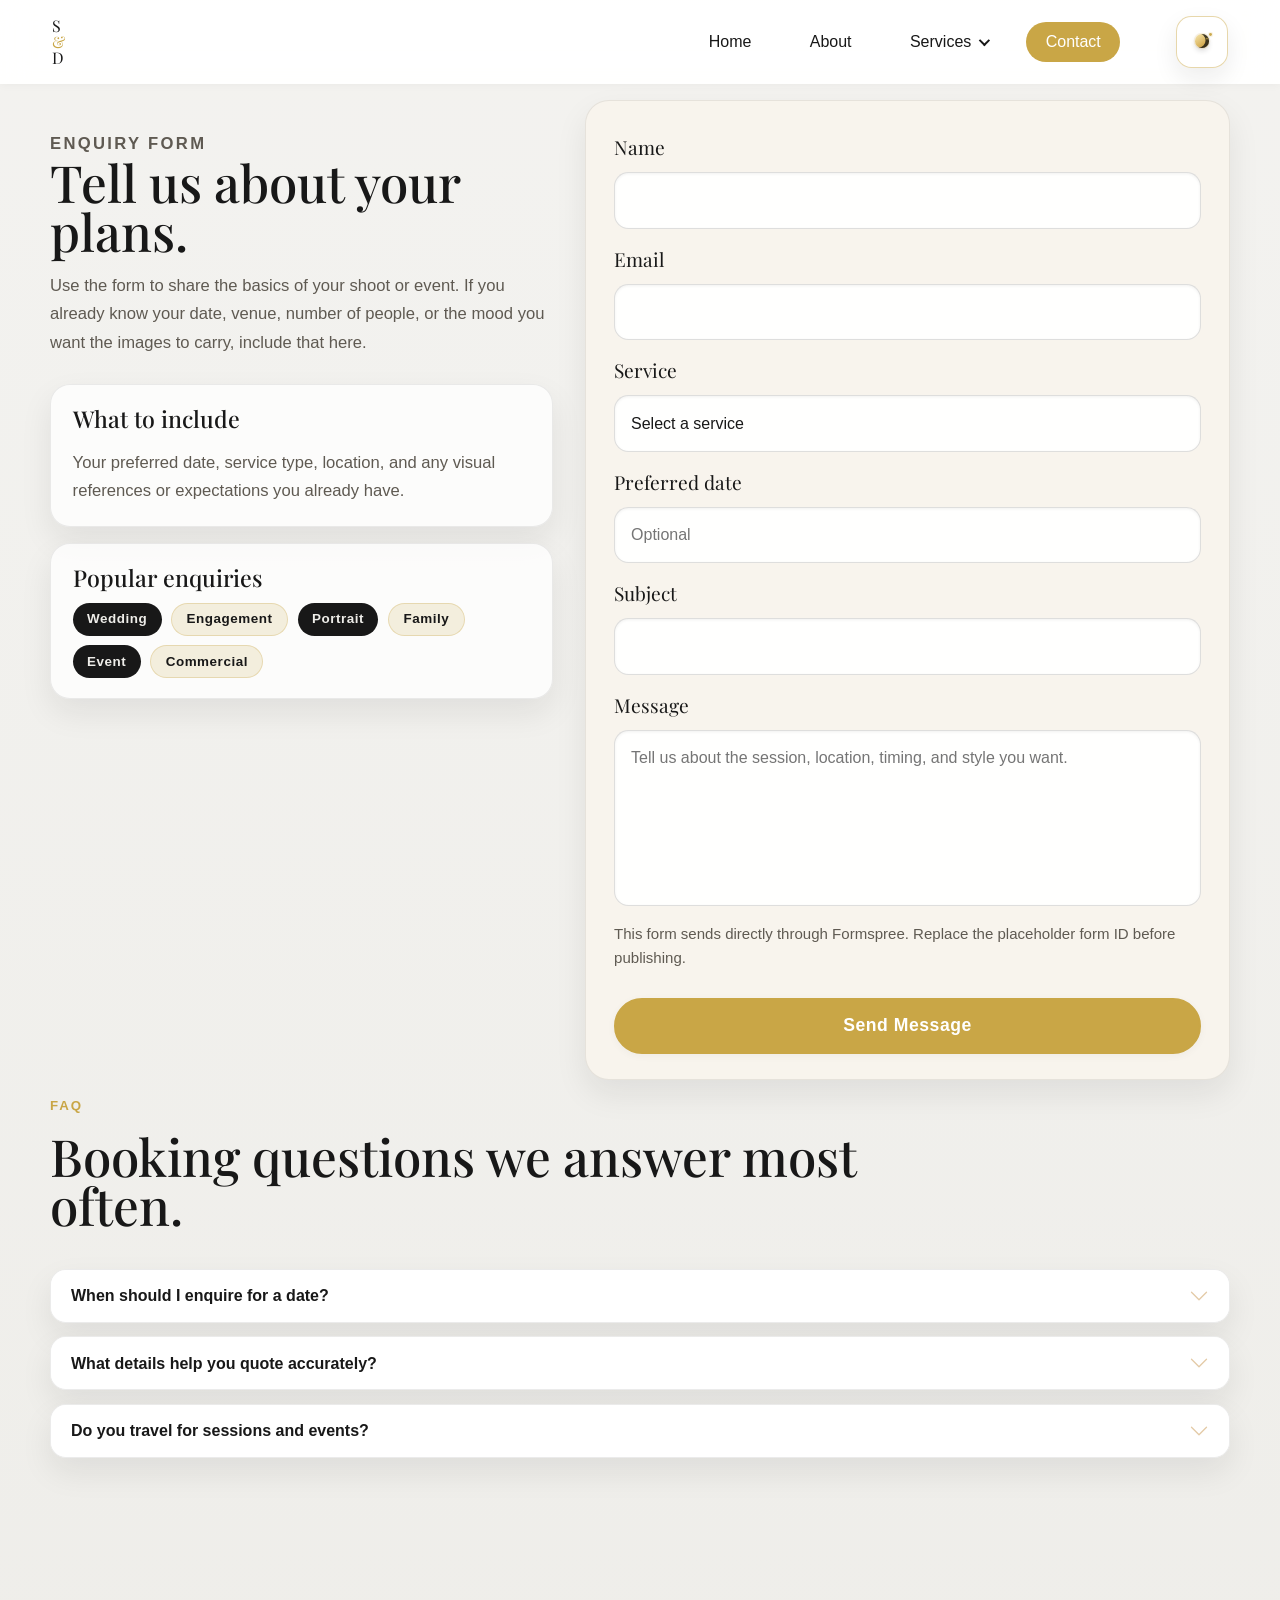
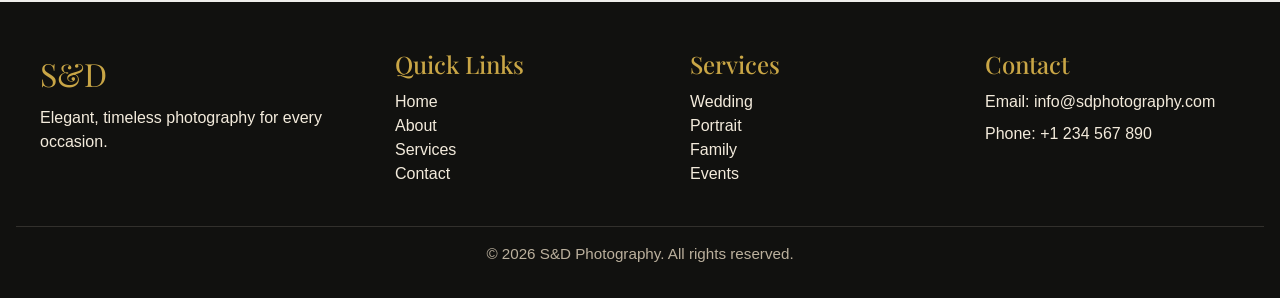
<file: contact.html>
<!DOCTYPE html>
<html lang="en">
<head>
  <meta charset="UTF-8">
  <meta name="viewport" content="width=device-width, initial-scale=1.0">
  <title>Contact | S&D Photography</title>
  <script>
    (function () {
      try {
        var storedTheme = localStorage.getItem('sd-theme');
        var theme = storedTheme || 'light';
        document.documentElement.setAttribute('data-theme', theme);
      } catch (error) {
        document.documentElement.setAttribute('data-theme', 'light');
      }
    }());
  </script>
  <link rel="preconnect" href="https://fonts.googleapis.com">
  <link rel="preconnect" href="https://fonts.gstatic.com" crossorigin>
  <link href="https://fonts.googleapis.com/css2?family=Playfair+Display:wght@700&display=swap" rel="stylesheet">
  <link href="https://cdn.jsdelivr.net/npm/bootstrap@5.3.8/dist/css/bootstrap.min.css" rel="stylesheet" integrity="sha384-sRIl4kxILFvY47J16cr9ZwB07vP4J8+LH7qKQnuqkuIAvNWLzeN8tE5YBujZqJLB" crossorigin="anonymous">
  <script src="https://cdn.jsdelivr.net/npm/bootstrap@5.3.8/dist/js/bootstrap.bundle.min.js" integrity="sha384-FKyoEForCGlyvwx9Hj09JcYn3nv7wiPVlz7YYwJrWVcXK/BmnVDxM+D2scQbITxI" crossorigin="anonymous"></script>
  <link rel="stylesheet" href="css/style.css">
</head>
<body class="contact-page">
  <header>
    <nav class="navbar" aria-label="Main Navigation">
      <div class="logo">S<span class="brand-ampersand">&amp;</span>D</div>
      <button class="nav-toggle" aria-label="Open navigation menu" aria-expanded="false">
        <span class="hamburger"></span>
      </button>
      <ul class="nav-links">
        <li><a href="index.html">Home</a></li>
        <li><a href="about.html">About</a></li>
        <li class="nav-item nav-dropdown">
          <button
            class="nav-link nav-dropdown-toggle"
            type="button"
            aria-expanded="false"
            aria-haspopup="true"
            aria-controls="services-dropdown-menu"
          >
            Services
          </button>
          <ul class="dropdown-menu" id="services-dropdown-menu">
            <li><a class="dropdown-item" href="index.html#services">All Services</a></li>
            <li><a class="dropdown-item" href="wedding.html">Wedding &amp; Engagement</a></li>
            <li><a class="dropdown-item" href="portrait.html">Portrait</a></li>
            <li><a class="dropdown-item" href="family.html">Family</a></li>
            <li><a class="dropdown-item" href="events.html">Events &amp; Commercial</a></li>
          </ul>
        </li>
        <li><a href="contact.html" class="active" aria-current="page">Contact</a></li>
      </ul>
      <button class="theme-toggle" type="button" aria-pressed="false" aria-label="Switch to dark mode">
        <span class="theme-toggle-icon" aria-hidden="true"></span>
        <span class="theme-toggle-label">Dark mode</span>
      </button>
    </nav>
  </header>

  <main>

    <section class="contact-form-section">
      <div class="contact-shell contact-form-grid">
        <div class="contact-form-intro">
          <p class="contact-eyebrow">Enquiry form</p>
          <h2>Tell us about your plans.</h2>
          <p>Use the form to share the basics of your shoot or event. If you already know your date, venue, number of people, or the mood you want the images to carry, include that here.</p>

          <div class="contact-aside-stack">
            <article class="contact-aside-card">
              <h3>What to include</h3>
              <p>Your preferred date, service type, location, and any visual references or expectations you already have.</p>
            </article>
            <article class="contact-aside-card">
              <h3>Popular enquiries</h3>
              <div class="contact-tag-list">
                <span class="badge rounded-pill text-bg-dark">Wedding</span>
                <span class="badge rounded-pill text-bg-light">Engagement</span>
                <span class="badge rounded-pill text-bg-dark">Portrait</span>
                <span class="badge rounded-pill text-bg-light">Family</span>
                <span class="badge rounded-pill text-bg-dark">Event</span>
                <span class="badge rounded-pill text-bg-light">Commercial</span>
              </div>
            </article>
          </div>
        </div>

        <form class="contact-form" action="https://formspree.io/f/xqegeqby" method="post" autocomplete="on" data-formspree-form>
          <input type="hidden" name="_subject" value="New S&amp;D Photography enquiry">

          <div class="form-group">
            <label for="name">Name</label>
            <input type="text" id="name" name="name" autocomplete="name" required>
          </div>

          <div class="form-group">
            <label for="email">Email</label>
            <input type="email" id="email" name="email" autocomplete="email" required>
          </div>

          <div class="form-group">
            <label for="service">Service</label>
            <select class="form-select" id="service" name="service" required>
              <option value="" selected disabled>Select a service</option>
              <option value="Wedding &amp; Engagement">Wedding &amp; Engagement</option>
              <option value="Portrait">Portrait</option>
              <option value="Family">Family</option>
              <option value="Events &amp; Commercial">Events &amp; Commercial</option>
            </select>
          </div>

          <div class="form-group">
            <label for="event-date">Preferred date</label>
            <input type="text" id="event-date" name="preferred_date" placeholder="Optional" autocomplete="off">
          </div>

          <div class="form-group">
            <label for="subject">Subject</label>
            <input type="text" id="subject" name="subject" autocomplete="off" required>
          </div>

          <div class="form-group">
            <label for="message">Message</label>
            <textarea id="message" name="message" rows="6" placeholder="Tell us about the session, location, timing, and style you want." required></textarea>
          </div>

          <p class="contact-form-meta">This form sends directly through Formspree. Replace the placeholder form ID before publishing.</p>
          <div class="contact-form-status" aria-live="polite" hidden></div>
          <button type="submit" class="btn btn-primary">Send Message</button>
        </form>
      </div>
    </section>

    <section class="faq-section" aria-labelledby="contact-faq-title">
      <div class="contact-shell faq-shell">
        <div class="about-section-intro">
          <p class="about-section-label">FAQ</p>
          <h2 id="contact-faq-title">Booking questions we answer most often.</h2>
        </div>
        <div class="accordion faq-accordion" id="contactFaqAccordion">
          <div class="accordion-item">
            <h3 class="accordion-header" id="contact-faq-heading-one">
              <button class="accordion-button collapsed" type="button" data-bs-toggle="collapse" data-bs-target="#contact-faq-one" aria-expanded="false" aria-controls="contact-faq-one">
                When should I enquire for a date?
              </button>
            </h3>
            <div id="contact-faq-one" class="accordion-collapse collapse" aria-labelledby="contact-faq-heading-one" data-bs-parent="#contactFaqAccordion">
              <div class="accordion-body">
                The earlier the better, especially for weddings and seasonal family sessions. Popular dates can book out well in advance.
              </div>
            </div>
          </div>
          <div class="accordion-item">
            <h3 class="accordion-header" id="contact-faq-heading-two">
              <button class="accordion-button collapsed" type="button" data-bs-toggle="collapse" data-bs-target="#contact-faq-two" aria-expanded="false" aria-controls="contact-faq-two">
                What details help you quote accurately?
              </button>
            </h3>
            <div id="contact-faq-two" class="accordion-collapse collapse" aria-labelledby="contact-faq-heading-two" data-bs-parent="#contactFaqAccordion">
              <div class="accordion-body">
                The date, location, service type, expected coverage length, and any must-have shots give the clearest starting point.
              </div>
            </div>
          </div>
          <div class="accordion-item">
            <h3 class="accordion-header" id="contact-faq-heading-three">
              <button class="accordion-button collapsed" type="button" data-bs-toggle="collapse" data-bs-target="#contact-faq-three" aria-expanded="false" aria-controls="contact-faq-three">
                Do you travel for sessions and events?
              </button>
            </h3>
            <div id="contact-faq-three" class="accordion-collapse collapse" aria-labelledby="contact-faq-heading-three" data-bs-parent="#contactFaqAccordion">
              <div class="accordion-body">
                Yes. Travel can be arranged for weddings, portraits, and events, with any extra cost outlined clearly during booking.
              </div>
            </div>
          </div>
        </div>
      </div>
    </section>
  </main>

  <!-- Footer -->
  <footer>
    <div class="footer-content">
        <div class="footer-brand">
        <div class="footer-logo">S&amp;D</div>
        <p>Elegant, timeless photography for every occasion.</p>
        </div>
        <nav class="footer-nav" aria-label="Footer Quick Links">
        <h4>Quick Links</h4>
        <ul>
            <li><a href="index.html#home">Home</a></li>
            <li><a href="about.html">About</a></li>
            <li><a href="index.html#services">Services</a></li>
            <li><a href="contact.html">Contact</a></li>
        </ul>
        </nav>
        <nav class="footer-services" aria-label="Footer Services Links">
        <h4>Services</h4>
        <ul>
            <li><a href="wedding.html">Wedding</a></li>
            <li><a href="portrait.html">Portrait</a></li>
            <li><a href="family.html">Family</a></li>
            <li><a href="events.html">Events</a></li>
        </ul>
    </nav>
        <div class="footer-contact">
        <h4>Contact</h4>
        <ul>
        <li>Email: <a class="footer-contact-info" href="mailto:info@sdphotography.com">info@sdphotography.com</a></li>
        <li>Phone: <a class="footer-contact-info" href="tel:+1234567890">+1 234 567 890</a></li>
        </ul>
      </div>
    </div>
    <div class="footer-bottom">
      <p>&copy; 2026 S&amp;D Photography. All rights reserved.</p>
    </div>
  </footer>

  <script src="js/script.js"></script>
</body>
</html>
</file>
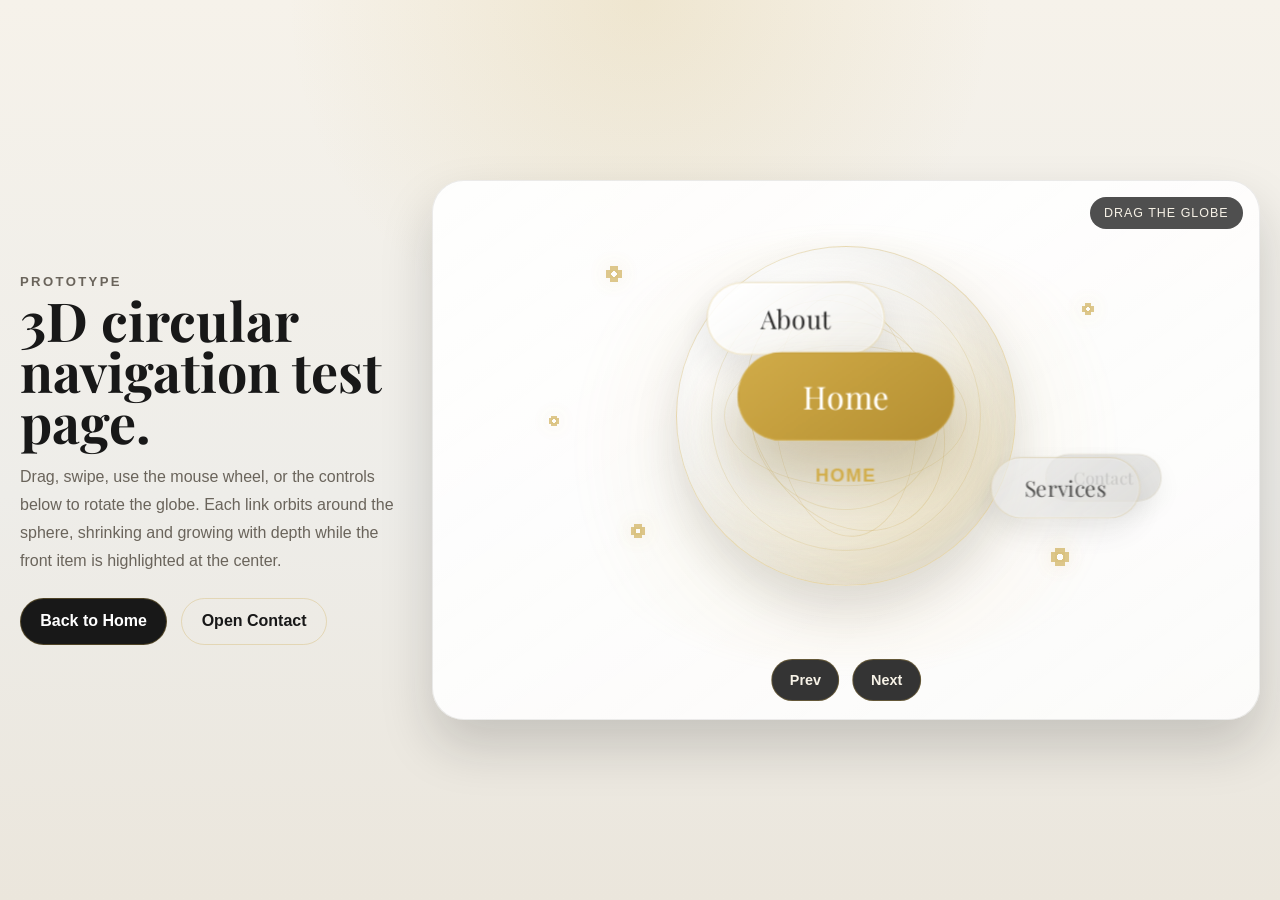
<file: test-3d-nav.html>
<!DOCTYPE html>
<html lang="en">
<head>
  <meta charset="UTF-8">
  <meta name="viewport" content="width=device-width, initial-scale=1.0">
  <title>3D Circular Navigation Test | S&amp;D Photography</title>
  <meta name="description" content="Standalone test page for the S&amp;D Photography 3D circular navigation prototype.">
  <link rel="preconnect" href="https://fonts.googleapis.com">
  <link rel="preconnect" href="https://fonts.gstatic.com" crossorigin>
  <link href="https://fonts.googleapis.com/css2?family=Playfair+Display:wght@700&display=swap" rel="stylesheet">
  <link rel="stylesheet" href="css/test-3d-nav.css">
</head>
<body>
  <main class="test-page">
    <section class="circular-nav-section" aria-labelledby="circular-nav-title">
      <div class="circular-nav-shell">
        <div class="circular-nav-copy">
          <p class="circular-nav-eyebrow">Prototype</p>
          <h1 id="circular-nav-title">3D circular navigation test page.</h1>
          <p>Drag, swipe, use the mouse wheel, or the controls below to rotate the globe. Each link orbits around the sphere, shrinking and growing with depth while the front item is highlighted at the center.</p>
          <div class="test-links">
            <a class="test-link" href="index.html">Back to Home</a>
            <a class="test-link test-link-muted" href="contact.html">Open Contact</a>
          </div>
        </div>

        <div class="circular-nav-stage" data-circular-nav>
          <div class="circular-nav-hint">Drag the globe</div>

          <div class="circular-nav-scene">
            <div class="circular-nav-globe" aria-hidden="true">
              <span class="circular-nav-globe-line circular-nav-globe-line-horizontal"></span>
              <span class="circular-nav-globe-line circular-nav-globe-line-vertical"></span>
              <span class="circular-nav-globe-line circular-nav-globe-line-tilt"></span>
            </div>

            <div class="circular-nav-sparkles" aria-hidden="true">
              <span class="circular-nav-sparkle"></span>
              <span class="circular-nav-sparkle"></span>
              <span class="circular-nav-sparkle"></span>
              <span class="circular-nav-sparkle"></span>
              <span class="circular-nav-sparkle"></span>
            </div>

            <div class="circular-nav-ring" data-ring>
              <a class="circular-nav-item is-front" href="index.html#home" data-label="Home">Home</a>
              <a class="circular-nav-item" href="about.html" data-label="About">About</a>
              <a class="circular-nav-item" href="index.html#portfolio" data-label="Portfolio">Portfolio</a>
              <a class="circular-nav-item" href="index.html#services" data-label="Services">Services</a>
              <a class="circular-nav-item" href="contact.html" data-label="Contact">Contact</a>
            </div>
          </div>

          <div class="circular-nav-controls" aria-label="Circular navigation controls">
            <button class="circular-nav-control" type="button" data-rotate="-1" aria-label="Rotate left">Prev</button>
            <button class="circular-nav-control" type="button" data-rotate="1" aria-label="Rotate right">Next</button>
          </div>
        </div>
      </div>
    </section>
  </main>

  <script src="js/test-3d-nav.js"></script>
</body>
</html>
</file>
<file: css/style.css>
:root {
  --gold: #C9A646;
  --beige: #EEEDE9;
  --black: #181818;
  --white: #fff;
  --font-heading: 'Playfair Display', serif;
  --font-body: 'Segoe UI', 'Helvetica Neue', Arial, sans-serif;
  --page-bg: #EEEDE9;
  --text-primary: #181818;
  --text-muted: #5f5a52;
  --header-bg: rgba(255,255,255,0.94);
  --surface-1: rgba(255,255,255,0.92);
  --surface-2: rgba(255,255,255,0.76);
  --surface-3: #f8f4ed;
  --dropdown-bg: rgba(255,255,255,0.98);
  --border-soft: rgba(24,24,24,0.08);
  --border-strong: rgba(24,24,24,0.14);
  --shadow-soft: 0 14px 32px rgba(24,24,24,0.08);
  --shadow-strong: 0 18px 42px rgba(24,24,24,0.14);
  --nav-toggle-bg: rgba(255,255,255,0.96);
  --nav-toggle-open-bg: #f6f1e3;
  --nav-toggle-border: rgba(201,166,70,0.45);
  --nav-toggle-shadow: 0 10px 24px rgba(24,24,24,0.08);
  --theme-accent-text: #17130b;
  --pattern-shift-x: 0px;
  --pattern-shift-y: 0px;
  --pattern-dot: rgba(201,166,70,0.16);
  --pattern-soft: rgba(24,24,24,0.045);
  --pattern-blob: rgba(201,166,70,0.1);
  --pattern-overlay-top: rgba(255,255,255,0.3);
  --pattern-overlay-bottom: rgba(238,237,233,0.12);
  --pattern-overlay-opacity: 0.54;
  color-scheme: light;
}

html[data-theme='dark'],
body[data-theme='dark'] {
  --page-bg: #12120f;
  --text-primary: #f3ebdc;
  --text-muted: #c9beab;
  --header-bg: rgba(18,18,15,0.94);
  --surface-1: rgba(31,31,28,0.94);
  --surface-2: rgba(41,41,36,0.82);
  --surface-3: #23231f;
  --dropdown-bg: rgba(28,28,24,0.98);
  --border-soft: rgba(243,235,220,0.1);
  --border-strong: rgba(243,235,220,0.18);
  --shadow-soft: 0 18px 36px rgba(0,0,0,0.34);
  --shadow-strong: 0 24px 48px rgba(0,0,0,0.4);
  --nav-toggle-bg: rgba(31,31,28,0.96);
  --nav-toggle-open-bg: #2a2925;
  --nav-toggle-border: rgba(201,166,70,0.35);
  --nav-toggle-shadow: 0 14px 30px rgba(0,0,0,0.3);
  --pattern-dot: rgba(201,166,70,0.16);
  --pattern-soft: rgba(243,235,220,0.06);
  --pattern-blob: rgba(201,166,70,0.12);
  --pattern-overlay-top: rgba(18,18,15,0.34);
  --pattern-overlay-bottom: rgba(18,18,15,0.18);
  --pattern-overlay-opacity: 0.48;
  color-scheme: dark;
}

html {
  box-sizing: border-box;
  font-size: 16px;
  scroll-behavior: smooth;
}
*, *:before, *:after {
  box-sizing: inherit;
}
body {
  margin: 0;
  font-family: var(--font-body);
  background: var(--page-bg);
  background-image:
    linear-gradient(180deg, var(--pattern-overlay-top) 0%, var(--pattern-overlay-bottom) 100%);
  background-size: auto;
  background-position: 0 0;
  color: var(--text-primary);
  min-height: 100vh;
  position: relative;
  isolation: isolate;
  transition: background-color 0.25s ease, color 0.25s ease;
}

.hero-showcase,
.intro-hero,
.portfolio,
.featured-carousel,
.services,
.testimonials,
.story-gallery-section,
.about-editorial-hero,
.about-mission-section,
.about-values-section,
.about-process-section,
.about-feature-banner,
.contact-form-section {
  position: relative;
  isolation: isolate;
}

.intro-hero-shell,
.services-shell,
.testimonials-shell,
.story-shell,
.about-shell,
.contact-shell,
.hero,
.marquee-strip,
.portfolio-accordion,
.lightbox {
  position: relative;
  z-index: 1;
}

header,
main,
footer {
  position: relative;
  z-index: 1;
}

/* Navbar */
header {
  background: var(--header-bg);
  box-shadow: 0 2px 8px rgba(0,0,0,0.03);
  position: sticky;
  top: 0;
  z-index: 100;
  backdrop-filter: blur(14px);
}
.navbar {
  display: flex;
  align-items: center;
  justify-content: space-between;
  gap: 3.5rem;
  width: 100%;
  max-width: none;
  margin: 0;
  padding: 1rem 3.25rem;
}
.logo {
  display: inline-flex;
  flex-direction: column;
  justify-content: center;
  align-items: flex-start;
  font-family: var(--font-heading);
  color: var(--text-primary);
  line-height: 1;
  flex-shrink: 0;
}

.logo .brand-mark {
  display: block;
  font-size: 2.5rem;
  line-height: 0.88;
  letter-spacing: 0.04em;
}

.brand-ampersand {
  color: var(--gold);
}
.nav-links {
  display: flex;
  gap: 1.25rem;
  list-style: none;
  margin: 0 0 0 auto;
  padding: 0;
}
.nav-links li {
  position: relative;
  display: flex;
  align-items: center;
}
.nav-links a,
.nav-links .nav-link {
  font-family: var(--font-body);
  font-size: 1rem;
  text-decoration: none;
  color: var(--text-primary);
  font-weight: 500;
  padding: 0.5rem 1.2rem;
  border-radius: 2rem;
  transition: background 0.2s, color 0.2s;
}
.nav-links .nav-link {
  line-height: 1.2;
  background: none;
  border: none;
  appearance: none;
  -webkit-appearance: none;
}
.nav-links a.active,
.nav-links .nav-link.active,
.nav-links a:focus-visible,
.nav-links a:hover,
.nav-links .nav-link:focus-visible,
.nav-links .nav-link:hover,
.nav-item.dropdown-open > .nav-dropdown-toggle {
  background: var(--gold);
  color: var(--white);
  outline: none;
}
.nav-dropdown-toggle {
  display: inline-flex;
  align-items: center;
  gap: 0.5rem;
  cursor: pointer;
}
.nav-dropdown-toggle::after {
  content: '';
  width: 0.5rem;
  height: 0.5rem;
  border-right: 2px solid currentColor;
  border-bottom: 2px solid currentColor;
  transform: rotate(45deg) translateY(-2px);
  transition: transform 0.2s ease;
}
.nav-item.dropdown-open > .nav-dropdown-toggle::after {
  transform: rotate(-135deg) translateY(-1px);
}
.dropdown-menu {
  position: absolute;
  top: calc(100% + 0.65rem);
  left: 50%;
  transform: translateX(-50%);
  min-width: 14rem;
  display: none;
  margin: 0;
  padding: 0.6rem;
  list-style: none;
  background: var(--dropdown-bg);
  border: 1px solid var(--border-soft);
  border-radius: 1rem;
  box-shadow: var(--shadow-soft);
  overflow: hidden;
  z-index: 120;
}
.nav-item.dropdown-open > .dropdown-menu {
  display: block;
}
.dropdown-menu li {
  width: 100%;
}
.dropdown-item {
  display: block;
  width: 100%;
  padding: 0.75rem 0.9rem;
  border-radius: 0.75rem;
  color: var(--text-primary);
  transition: background 0.2s, color 0.2s;
}
.dropdown-item:hover,
.dropdown-item:focus-visible {
  background: var(--gold);
  color: var(--white);
  outline: none;
}
.theme-toggle {
  display: inline-flex;
  align-items: center;
  justify-content: center;
  width: 3.25rem;
  height: 3.25rem;
  padding: 0;
  border-radius: 0.95rem;
  border: 1px solid var(--nav-toggle-border);
  background: var(--surface-1);
  color: var(--text-primary);
  box-shadow: var(--nav-toggle-shadow);
  cursor: pointer;
  transition: background 0.2s, border-color 0.2s, box-shadow 0.2s, transform 0.2s, color 0.2s;
}
.theme-toggle:hover {
  transform: translateY(-1px);
  border-color: rgba(201,166,70,0.68);
}
.theme-toggle:focus-visible {
  outline: none;
  box-shadow: 0 0 0 4px rgba(201,166,70,0.2), var(--nav-toggle-shadow);
}
.theme-toggle-icon {
  position: relative;
  width: 1.35rem;
  height: 1.35rem;
  display: inline-block;
}
.theme-toggle-icon::before,
.theme-toggle-icon::after {
  content: '';
  position: absolute;
  transition: opacity 0.24s ease, transform 0.24s ease, box-shadow 0.24s ease, border-color 0.24s ease, background 0.24s ease;
}
.theme-toggle-icon::before {
  top: 0.18rem;
  left: 0.26rem;
  width: 0.84rem;
  height: 0.84rem;
  border-radius: 50%;
  background: linear-gradient(145deg, #f7e8b2 0%, #d9b35c 62%, #a67d28 100%);
  box-shadow:
    inset -0.22rem -0.03rem 0 0 rgba(18,18,15,0.78),
    0 0 0 0.08rem rgba(201,166,70,0.14),
    0 0.18rem 0.35rem rgba(24,24,24,0.14);
  opacity: 1;
  transform: scale(1) rotate(0deg);
}
.theme-toggle-icon::after {
  top: 0.1rem;
  right: 0.08rem;
  width: 0.18rem;
  height: 0.18rem;
  border-radius: 50%;
  background: rgba(201,166,70,0.95);
  box-shadow:
    0 0 0 0.08rem rgba(201,166,70,0.12),
    -0.22rem 0.26rem 0 -0.04rem rgba(201,166,70,0.75);
  opacity: 1;
  transform: scale(1) rotate(0deg);
}
.theme-toggle-label {
  position: absolute;
  width: 1px;
  height: 1px;
  padding: 0;
  margin: -1px;
  overflow: hidden;
  clip: rect(0, 0, 0, 0);
  white-space: nowrap;
  border: 0;
}
body[data-theme='dark'] .theme-toggle-icon::before {
  top: 0.18rem;
  left: 0.18rem;
  width: 0.92rem;
  height: 0.92rem;
  background: linear-gradient(145deg, #f7e5a5 0%, #d0a13f 68%, #9f741d 100%);
  box-shadow:
    inset 0 0 0 0.08rem rgba(255,244,212,0.18),
    0 0 0 0.16rem rgba(201,166,70,0.16),
    0 0 0.55rem rgba(201,166,70,0.24);
  opacity: 1;
  transform: scale(1) rotate(0deg);
}
body[data-theme='dark'] .theme-toggle-icon::after {
  top: 0.03rem;
  left: 0.03rem;
  width: 1.18rem;
  height: 1.18rem;
  right: auto;
  background: transparent;
  border-radius: 50%;
  border: 0.09rem solid rgba(201,166,70,0.34);
  box-shadow:
    0 0 0 0.12rem rgba(201,166,70,0.08),
    0 0 0.6rem rgba(201,166,70,0.14);
  opacity: 1;
  transform: scale(1) rotate(0deg);
}
.nav-toggle {
  display: none;
  align-items: center;
  justify-content: center;
  width: 3.25rem;
  height: 3.25rem;
  background: var(--nav-toggle-bg);
  border: 1px solid var(--nav-toggle-border);
  margin-left: auto;
  padding: 0;
  border-radius: 0.95rem;
  transition: background 0.2s, border-color 0.2s, box-shadow 0.2s, transform 0.2s;
  box-shadow: var(--nav-toggle-shadow);
  outline: none;
  position: relative;
  z-index: 102;
  cursor: pointer;
}
.hamburger {
  width: 24px;
  height: 3px;
  background: var(--text-primary);
  display: block;
  position: relative;
  border-radius: 999px;
  transition: background 0.24s ease, transform 0.24s ease, opacity 0.24s ease;
  margin: 0 auto;
}
.hamburger::before,
.hamburger::after {
  content: '';
  position: absolute;
  width: 24px;
  height: 3px;
  background: var(--text-primary);
  left: 0;
  border-radius: 999px;
  transition: transform 0.24s ease, top 0.24s ease, background 0.24s ease;
}
.hamburger::before {
  top: -8px;
}
.hamburger::after {
  top: 8px;
}
.nav-toggle.open .hamburger {
  background: transparent;
}
.nav-toggle.open .hamburger::before {
  top: 0;
  transform: rotate(45deg);
  background: var(--text-primary);
}
.nav-toggle.open .hamburger::after {
  top: 0;
  transform: rotate(-45deg);
  background: var(--text-primary);
}
.nav-toggle:hover {
  transform: translateY(-1px);
  border-color: rgba(201,166,70,0.7);
  box-shadow: 0 14px 28px rgba(24,24,24,0.12);
}
.nav-toggle.open {
  background: var(--nav-toggle-open-bg);
  border-color: rgba(201,166,70,0.8);
  box-shadow: 0 12px 28px rgba(201,166,70,0.16);
}

/* Accessibility: focus ring for nav-toggle */
.nav-toggle:focus-visible {
  outline: none;
  box-shadow: 0 0 0 4px rgba(201,166,70,0.2), 0 12px 28px rgba(24,24,24,0.12);
}

/* Intro Hero */
.intro-hero {
  padding: 1.4rem 1rem 0.9rem 1rem;
  background:
    linear-gradient(180deg, rgba(247,244,237,0.86) 0%, rgba(239,232,220,0.78) 100%);
}
.intro-hero-shell {
  width: min(1200px, 100%);
  margin: 0 auto;
  display: grid;
  grid-template-columns: minmax(0, 1.05fr) minmax(320px, 0.95fr);
  gap: 2.5rem;
  align-items: center;
}
.intro-hero-copy {
  max-width: 560px;
}
.intro-hero-eyebrow {
  margin: 0 0 1rem 0;
  color: var(--gold);
  font-size: 0.85rem;
  font-weight: 700;
  letter-spacing: 0.12em;
  text-transform: uppercase;
}
.intro-hero h1 {
  margin: 0;
  font-family: var(--font-heading);
  font-size: clamp(2.8rem, 6vw, 4.8rem);
  line-height: 0.95;
  color: var(--text-primary);
}
.intro-hero-text {
  margin: 0.95rem 0 0 0;
  max-width: 38rem;
  color: var(--text-muted);
  font-size: 1.08rem;
  line-height: 1.65;
}
.intro-hero-actions {
  display: flex;
  flex-wrap: wrap;
  gap: 0.9rem;
  margin-top: 1.45rem;
}
.intro-hero-metrics {
  display: flex;
  flex-wrap: wrap;
  gap: 1rem;
  margin-top: 1.35rem;
}
.intro-hero-metrics div {
  min-width: 140px;
  padding: 1rem 1.1rem;
  background: var(--surface-2);
  border: 1px solid var(--border-soft);
  border-radius: 1rem;
  box-shadow: var(--shadow-soft);
}
.intro-hero-metrics strong {
  display: block;
  font-family: var(--font-heading);
  font-size: 1.45rem;
  color: var(--text-primary);
}
.intro-hero-metrics span {
  display: block;
  margin-top: 0.25rem;
  color: var(--text-muted);
  font-size: 0.95rem;
}
.intro-hero-gallery {
  display: grid;
  grid-template-columns: 1.2fr 0.8fr;
  grid-template-rows: repeat(2, minmax(190px, 1fr));
  gap: 1rem;
  align-items: stretch;
}
.intro-photo {
  margin: 0;
  overflow: hidden;
  border-radius: 1.4rem;
  box-shadow: 0 18px 42px rgba(24,24,24,0.14);
}
.intro-photo img {
  width: 100%;
  height: 100%;
  object-fit: cover;
  display: block;
}
.intro-photo-large {
  grid-row: 1 / span 2;
  min-height: 440px;
}
.intro-photo-top,
.intro-photo-bottom {
  min-height: 210px;
}

/* Hero Section */
.hero-showcase {
  position: relative;
  overflow: hidden;
  background:
    linear-gradient(180deg, rgba(247,244,237,0.86) 0%, rgba(239,232,220,0.78) 100%);
}
.hero {
  position: relative;
  z-index: 1;
  display: flex;
  align-items: center;
  justify-content: center;
  min-height: 52vh;
  background: transparent;
  text-align: center;
  padding: 4rem 1rem 2rem 1rem;
}
.brand-title {
  font-family: var(--font-heading);
  color: var(--text-primary);
  margin-bottom: 1rem;
  letter-spacing: 0.05em;
  text-shadow: 0 2px 10px rgba(255,255,255,0.28);
}
.brand-mark {
  display: block;
  font-size: 5.6rem;
  line-height: 0.9;
}
.brand-subtitle {
  display: block;
  margin-top: 0.35rem;
  font-size: 3rem;
  line-height: 1;
}
.services-list {
  font-size: 1.1rem;
  color: var(--text-primary);
  margin-bottom: 2rem;
  text-shadow: 0 1px 8px rgba(255,255,255,0.24);
}
.services-list span {
  color: var(--gold);
  margin: 0 0.5em;
}
.hero-buttons {
  display: flex;
  gap: 1rem;
  justify-content: center;
}
.btn {
  display: inline-block;
  font-family: var(--font-body);
  font-size: 1rem;
  padding: 0.75rem 2rem;
  border: 2px solid var(--gold);
  border-radius: 2rem;
  cursor: pointer;
  text-decoration: none;
  transition: background 0.2s, color 0.2s, box-shadow 0.2s, border-color 0.2s;
  font-weight: 600;
  box-shadow: 0 2px 8px rgba(0,0,0,0.04);
  -webkit-tap-highlight-color: transparent;
}
.btn,
.btn-primary,
.btn-secondary {
  --bs-btn-border-color: var(--gold);
  --bs-btn-hover-border-color: var(--gold);
  --bs-btn-active-border-color: var(--gold);
  --bs-btn-disabled-border-color: var(--gold);
  --bs-btn-focus-shadow-rgb: 0, 0, 0;
  --bs-btn-focus-box-shadow: none;
  -webkit-appearance: none;
  appearance: none;
  outline: none;
  border-color: var(--gold);
  box-shadow: 0 2px 8px rgba(0,0,0,0.04);
}
.carousel-control-prev:focus,
.carousel-control-prev:focus-visible,
.carousel-control-next:focus,
.carousel-control-next:focus-visible,
.carousel-indicators [data-bs-target]:focus,
.carousel-indicators [data-bs-target]:focus-visible,
.nav-links .nav-link:focus,
.nav-links .nav-link:focus-visible {
  outline: none;
  border-color: var(--gold);
  box-shadow: none;
}
:is(.btn, .btn-primary, .btn-secondary):is(:hover, :focus, :focus-visible, :active, :active:focus, :active:focus-visible),
.btn-check:focus + .btn,
.btn-check:focus + .btn-primary,
.btn-check:focus + .btn-secondary,
.btn-check:checked + .btn,
.btn-check:checked + .btn-primary,
.btn-check:checked + .btn-secondary {
  outline: none;
  border-color: var(--gold);
  box-shadow: none;
}
.btn-check:focus + .btn,
.btn-check:checked + .btn,
.btn-check:focus + .btn-primary,
.btn-check:checked + .btn-primary,
.btn-check:focus + .btn-secondary,
.btn-check:checked + .btn-secondary {
  outline: none !important;
  border-color: var(--gold) !important;
  box-shadow: none !important;
}
.btn-primary {
  background: var(--gold);
  color: var(--white);
  border-color: var(--gold);
  --bs-btn-bg: var(--gold);
  --bs-btn-hover-bg: #b89a3d;
  --bs-btn-active-bg: #b89a3d;
  --bs-btn-hover-color: var(--white);
  --bs-btn-active-color: var(--white);
  --bs-btn-color: var(--white);
}
.btn-primary:hover,
.btn-primary:focus,
.btn-primary:active {
  background: #b89a3d;
  color: var(--white);
  border-color: var(--gold);
}
.btn-secondary {
  background: var(--white);
  color: var(--gold);
  border-color: var(--gold);
}
.btn-secondary:hover,
.btn-secondary:focus,
.btn-secondary:active {
  background: var(--gold);
  color: var(--white);
  border-color: var(--gold);
}

body[data-theme='dark'] .btn-primary,
body[data-theme='dark'] .btn-primary:hover,
body[data-theme='dark'] .btn-primary:focus,
body[data-theme='dark'] .btn-primary:active,
body[data-theme='dark'] .nav-links a.active,
body[data-theme='dark'] .nav-links .nav-link.active,
body[data-theme='dark'] .nav-links a:focus-visible,
body[data-theme='dark'] .nav-links a:hover,
body[data-theme='dark'] .nav-links .nav-link:focus-visible,
body[data-theme='dark'] .nav-links .nav-link:hover,
body[data-theme='dark'] .nav-item.dropdown-open > .nav-dropdown-toggle,
body[data-theme='dark'] .dropdown-item:hover,
body[data-theme='dark'] .dropdown-item:focus-visible {
  color: var(--theme-accent-text);
}

body[data-theme='dark'] .btn-secondary {
  background: var(--surface-1);
  color: var(--gold);
  border-color: rgba(201,166,70,0.45);
}

body[data-theme='dark'] .btn-secondary:hover,
body[data-theme='dark'] .btn-secondary:focus,
body[data-theme='dark'] .btn-secondary:active {
  background: var(--gold);
  color: var(--theme-accent-text);
}

/* Marquee Portfolio Strip */
.marquee-strip {
  position: relative;
  z-index: 1;
  overflow: hidden;
  background: transparent;
  padding: 1.25rem 0 2rem 0;
  mask-image: linear-gradient(to right, transparent 0, black 8%, black 92%, transparent 100%);
}
.marquee-track {
  display: flex;
  gap: 1.2rem;
  animation: marquee 38s linear infinite;
  will-change: transform;
  padding: 0 1rem;
}
.marquee-strip img {
  height: 250px;
  width: 330px;
  border-radius: 0.9rem;
  object-fit: cover;
  border: 3px solid rgba(255,255,255,0.7);
  box-shadow: 0 12px 28px rgba(0,0,0,0.16);
}
.marquee-strip img:nth-child(3n) {
  width: 380px;
}
.marquee-strip img:nth-child(4n) {
  width: 285px;
}
@keyframes marquee {
  0% { transform: translateX(0); }
  100% { transform: translateX(-50%); }
}

/* Portfolio Section */
.portfolio {
  max-width: 1200px;
  margin: 4rem auto;
  padding: 0 1rem;
}
.portfolio h2 {
  font-family: var(--font-heading);
  color: var(--gold);
  font-size: 2.2rem;
  margin-bottom: 0.5rem;
}
.section-desc {
  color: var(--text-muted);
  margin-bottom: 2rem;
}
.portfolio-accordion {
  display: grid;
  gap: 1rem;
}
.portfolio-accordion .accordion-item {
  border: 1px solid var(--border-soft);
  border-radius: 1.2rem;
  overflow: hidden;
  background: var(--surface-1);
  box-shadow: var(--shadow-soft);
}
.portfolio-accordion .accordion-header {
  margin: 0;
}
.portfolio-accordion .accordion-button {
  font-family: var(--font-heading);
  font-size: 1.2rem;
  letter-spacing: 0.01em;
  color: var(--text-primary);
  background: linear-gradient(135deg, rgba(201, 166, 70, 0.16), rgba(255, 255, 255, 0.96));
  padding: 1.2rem 1.4rem;
}
.portfolio-accordion .accordion-button:not(.collapsed) {
  color: var(--text-primary);
  background: linear-gradient(135deg, rgba(201, 166, 70, 0.28), rgba(255, 255, 255, 1));
  box-shadow: none;
}
.portfolio-accordion .accordion-button:focus {
  box-shadow: 0 0 0 0.22rem rgba(201, 166, 70, 0.22);
  border-color: rgba(201, 166, 70, 0.4);
}
.portfolio-accordion .accordion-button::after {
  filter: sepia(1) saturate(2.2) hue-rotate(355deg);
}
.portfolio-accordion .accordion-body {
  padding: 1.4rem;
  background: var(--surface-2);
}
.portfolio-panel-intro {
  margin: 0 0 1.2rem;
  color: var(--text-muted);
  line-height: 1.6;
}
.portfolio-grid {
  display: grid;
  grid-template-columns: repeat(auto-fit, minmax(220px, 1fr));
  gap: 1.5rem;
}
.portfolio-grid img {
  width: 100%;
  aspect-ratio: 4/3;
  object-fit: cover;
  border-radius: 1rem;
  cursor: pointer;
  transition: transform 0.2s, box-shadow 0.2s;
  box-shadow: 0 2px 12px rgba(0,0,0,0.08);
}
.portfolio-grid img:hover,
.portfolio-grid img:focus {
  transform: scale(1.04);
  box-shadow: 0 4px 24px rgba(0,0,0,0.13);
  outline: 2px solid var(--gold);
}

/* Featured Carousel */
.featured-carousel {
  padding: 0 1rem 4rem 1rem;
}
.carousel-shell {
  width: min(1200px, 100%);
  margin: 0 auto;
}
.featured-carousel .carousel {
  overflow: hidden;
  border-radius: 1.5rem;
  box-shadow: 0 22px 48px rgba(24,24,24,0.16);
  background: var(--black);
}
.featured-carousel .carousel-item {
  position: relative;
}
.featured-carousel .carousel-item::after {
  content: '';
  position: absolute;
  inset: 0;
  background: linear-gradient(90deg, rgba(24,24,24,0.66) 0%, rgba(24,24,24,0.34) 42%, rgba(24,24,24,0.08) 100%);
}
.featured-carousel .carousel-item img {
  height: 540px;
  object-fit: cover;
  filter: saturate(1.02);
}
.featured-carousel .carousel-caption {
  right: auto;
  left: 4.25rem;
  bottom: 3.8rem;
  z-index: 2;
  width: min(480px, calc(100% - 6rem));
  text-align: left;
}
.carousel-kicker {
  display: inline-block;
  margin-bottom: 0.85rem;
  padding: 0.45rem 0.85rem;
  border-radius: 999px;
  background: rgba(255,255,255,0.16);
  color: var(--white);
  font-size: 0.82rem;
  font-weight: 700;
  letter-spacing: 0.08em;
  text-transform: uppercase;
}
.featured-carousel .carousel-caption h2 {
  margin: 0 0 0.85rem 0;
  font-family: var(--font-heading);
  font-size: clamp(2rem, 4vw, 3.1rem);
  line-height: 1.02;
  color: var(--white);
}
.featured-carousel .carousel-caption p {
  margin: 0;
  max-width: 34rem;
  font-size: 1.05rem;
  line-height: 1.65;
  color: rgba(255,255,255,0.88);
}
.featured-carousel .carousel-indicators {
  display: flex;
  flex-wrap: wrap;
  justify-content: center;
  gap: 0.35rem;
  margin-bottom: 1.5rem;
}
.featured-carousel .carousel-indicators [data-bs-target] {
  width: 2.7rem;
  height: 0.28rem;
  margin: 0;
  border: 0;
  border-radius: 999px;
  background-color: rgba(255,255,255,0.4);
}
.featured-carousel .carousel-indicators .active {
  background-color: var(--gold);
}
.featured-carousel .carousel-control-prev,
.featured-carousel .carousel-control-next {
  width: 4.5rem;
  opacity: 1;
}
.featured-carousel .carousel-control-prev-icon,
.featured-carousel .carousel-control-next-icon {
  width: 3rem;
  height: 3rem;
  border-radius: 50%;
  background-color: rgba(255,255,255,0.16);
  background-size: 42%;
  backdrop-filter: blur(6px);
}

/* Lightbox */
.lightbox {
  display: none;
  position: fixed;
  z-index: 2000;
  top: 0; left: 0; right: 0; bottom: 0;
  background: rgba(30, 30, 30, 0.85);
  backdrop-filter: blur(6px);
  align-items: center;
  justify-content: center;
  flex-direction: column;
}

.lightbox.active {
  display: flex;
}
.lightbox-img {
  max-width: 90vw;
  max-height: 80vh;
  border-radius: 1rem;
  box-shadow: 0 4px 32px rgba(0,0,0,0.25);
}
.lightbox-close {
  position: absolute;
  top: 2rem;
  right: 2rem;
  font-size: 2.5rem;
  color: var(--white);
  cursor: pointer;
  background: none;
  border: none;
  z-index: 10;
  transition: color 0.2s;
}
.lightbox-close:hover,
.lightbox-close:focus {
  color: var(--gold);
}

/* Services Section */
.services {
  padding: 8rem 1rem 4rem 1rem;
  background:
    linear-gradient(180deg, rgba(247,244,237,0.86) 0%, rgba(239,232,220,0.78) 100%);
}
.services-shell {
  width: min(1220px, 100%);
  margin: 0 auto;
}
.services-header {
  margin-bottom: 2rem;
}
.services h2 {
  font-family: var(--font-heading);
  color: var(--gold);
  font-size: clamp(2.2rem, 4vw, 3.1rem);
  margin: 0;
  line-height: 1.05;
  text-align: center;
}
.services-cards {
  display: grid;
  grid-template-columns: repeat(4, minmax(0, 1fr));
  gap: 1.35rem;
  align-items: stretch;
}
.service-card {
  background: var(--surface-1);
  border-radius: 1.15rem;
  box-shadow: var(--shadow-soft);
  border: 1px solid var(--border-soft);
  overflow: hidden;
  display: flex;
  flex-direction: column;
  align-items: stretch;
  text-align: center;
  transition: box-shadow 0.2s, transform 0.2s;
}
.service-card:hover {
  box-shadow: 0 20px 38px rgba(24,24,24,0.12);
  transform: translateY(-4px);
}
.service-media {
  margin: 1rem 1rem 0 1rem;
}
.service-media > img {
  width: 100%;
  height: 220px;
  object-fit: cover;
  border-radius: 0.9rem;
  display: block;
}
.service-card-body {
  padding: 1.2rem 1.1rem 1.35rem 1.1rem;
  display: flex;
  flex-direction: column;
  align-items: center;
  height: 100%;
}
.service-card h3 {
  font-family: var(--font-heading);
  color: var(--text-primary);
  margin: 0;
  font-size: 1.35rem;
  line-height: 1.2;
}
.service-card p {
  color: var(--text-muted);
  font-size: 0.95rem;
  margin: 0.7rem 0 1.15rem 0;
  line-height: 1.65;
  flex-grow: 1;
}
.service-card .btn {
  min-width: 180px;
}

/* Testimonials Section */
.testimonials {
  background:
    linear-gradient(180deg, rgba(247,244,237,0.86) 0%, rgba(239,232,220,0.78) 100%);
  padding: 4.5rem 1rem 3.5rem 1rem;
}
.testimonials-shell {
  width: min(1240px, 100%);
  margin: 0 auto;
}
.testimonials-header {
  max-width: 760px;
  margin-bottom: 1.7rem;
}
.testimonials h2 {
  margin: 0;
  font-family: var(--font-heading);
  color: var(--gold);
  font-size: clamp(2rem, 4vw, 3rem);
  line-height: 1;
}
.testimonials-header p {
  margin: 0.65rem 0 0 0;
  max-width: 48rem;
  color: var(--text-muted);
  font-size: 0.98rem;
  line-height: 1.6;
}
.testimonials-grid {
  display: grid;
  grid-template-columns: repeat(5, minmax(0, 1fr));
  gap: 0.95rem;
}
.testimonial-card {
  background: var(--surface-1);
  border-radius: 0.9rem;
  border: 1px solid var(--border-strong);
  box-shadow: var(--shadow-soft);
  padding: 1.15rem 1rem 1rem 1rem;
  min-height: 175px;
  color: var(--text-primary);
  display: flex;
  flex-direction: column;
  justify-content: space-between;
  gap: 1.15rem;
}
.testimonial-card p {
  margin: 0;
  font-size: 0.83rem;
  line-height: 1.58;
}
.testimonial-meta {
  display: flex;
  align-items: center;
  gap: 0.7rem;
}
.testimonial-meta strong {
  display: block;
  font-size: 0.8rem;
  font-weight: 700;
  color: var(--text-primary);
}
.testimonial-meta span {
  display: block;
  margin-top: 0.15rem;
  font-size: 0.68rem;
  color: var(--text-muted);
}
.testimonial-badge {
  flex: 0 0 auto;
  width: 1.45rem;
  height: 1.45rem;
  border-radius: 50%;
  display: inline-flex;
  align-items: center;
  justify-content: center;
  font-size: 0.72rem;
  line-height: 1;
}
.testimonial-card-peach .testimonial-badge {
  color: #e59264;
  background: #fff3eb;
  border: 1px solid rgba(229, 146, 100, 0.24);
}
.testimonial-card-blue .testimonial-badge {
  color: #6f8df0;
  background: #eef3ff;
  border: 1px solid rgba(111, 141, 240, 0.24);
}
.testimonial-card-green .testimonial-badge {
  color: #7da35a;
  background: #eef8e6;
  border: 1px solid rgba(125, 163, 90, 0.24);
}

/* Shared Inner Page Layout */
.page-breadcrumb-shell {
  width: min(1220px, calc(100% - 3rem));
  margin: 0 auto;
  padding: 1rem 0 0.35rem 0;
}
.page-breadcrumb {
  margin: 0;
  padding: 0.8rem 1rem;
  border-radius: 999px;
  background: rgba(255,255,255,0.78);
  border: 1px solid var(--border-soft);
  box-shadow: var(--shadow-soft);
  backdrop-filter: blur(10px);
}
.page-breadcrumb .breadcrumb-item,
.page-breadcrumb .breadcrumb-item.active,
.page-breadcrumb .breadcrumb-item + .breadcrumb-item::before {
  color: var(--text-muted);
}
.page-breadcrumb .breadcrumb-item a {
  color: var(--text-primary);
  text-decoration: none;
}
.page-breadcrumb .breadcrumb-item a:hover,
.page-breadcrumb .breadcrumb-item a:focus-visible {
  color: var(--gold);
}
.story-showcase {
  background:
    linear-gradient(rgba(238, 237, 233, 0.56), rgba(238, 237, 233, 0.66)),
    url('../media/Background/Background1.jpg') center/cover no-repeat;
  padding: 1.25rem 0 3.5rem 0;
}
.story-shell {
  width: min(1220px, calc(100% - 3rem));
  margin: 0 auto;
}
.story-page-title {
  margin: 0 0 1rem 0;
  font-family: var(--font-heading);
  font-size: 3rem;
  color: var(--text-primary);
}
.story-panel {
  display: grid;
  grid-template-columns: minmax(0, 1.2fr) minmax(320px, 0.8fr);
  gap: 2rem;
  align-items: center;
}
.story-image img {
  width: 100%;
  aspect-ratio: 16 / 10;
  object-fit: cover;
  border-radius: 1.15rem;
  box-shadow: 0 18px 42px rgba(24,24,24,0.14);
}
.story-copy {
  max-width: 470px;
}
.story-copy h2,
.story-gallery-header h2 {
  margin: 0 0 1rem 0;
  font-family: var(--font-heading);
  font-size: 2.35rem;
  color: var(--text-primary);
  font-style: italic;
  line-height: 1.05;
}
.story-copy p,
.story-gallery-header p {
  margin: 0 0 1rem 0;
  color: var(--text-muted);
  font-size: 1.08rem;
  line-height: 1.65;
}
.story-copy .btn-primary {
  margin-top: 0.5rem;
  padding: 0.8rem 1.5rem;
  font-size: 0.95rem;
}
.story-gallery-section {
  background: linear-gradient(180deg, rgba(247,244,237,0.52) 0%, rgba(239,232,220,0.34) 100%);
  padding: 2.75rem 0 3rem 0;
}
.story-gallery-header {
  max-width: 720px;
  margin-bottom: 1.75rem;
}
.story-gallery-grid {
  display: grid;
  grid-template-columns: repeat(5, minmax(0, 1fr));
  gap: 1.4rem;
}
.story-gallery-grid img {
  width: 100%;
  aspect-ratio: 1 / 1;
  object-fit: cover;
  border-radius: 0.95rem;
  box-shadow: 0 10px 26px rgba(24,24,24,0.12);
}
.story-cta-row {
  display: flex;
  justify-content: center;
  gap: 0.9rem;
  margin-top: 1.9rem;
}

/* About Page Editorial Layout */
.about-shell {
  width: min(1220px, calc(100% - 3rem));
  margin: 0 auto;
}
.about-editorial-hero {
  position: relative;
  overflow: hidden;
  padding: 3.5rem 0 4.5rem 0;
  background:
    linear-gradient(180deg, rgba(247,244,237,0.88) 0%, rgba(239,232,220,0.8) 100%);
}
.about-grid-pattern {
  position: absolute;
  inset: 0;
  background-image:
    linear-gradient(rgba(24,24,24,0.05) 1px, transparent 1px),
    linear-gradient(90deg, rgba(24,24,24,0.05) 1px, transparent 1px);
  background-size: 120px 120px;
  mask-image: linear-gradient(180deg, rgba(0,0,0,0.7), transparent 92%);
  pointer-events: none;
}
.about-hero-orb {
  position: absolute;
  top: 3.5rem;
  right: -8rem;
  width: 28rem;
  height: 28rem;
  background: linear-gradient(135deg, rgba(201,166,70,0.26), rgba(201,166,70,0.02));
  clip-path: polygon(63.1% 29.5%, 100% 17.1%, 76.6% 3%, 48.4% 0%, 44.6% 4.7%, 54.5% 25.3%, 59.8% 49%, 55.2% 57.8%, 44.4% 57.2%, 27.8% 47.9%, 35.1% 81.5%, 0% 97.7%, 39.2% 100%, 35.2% 81.4%, 97.2% 52.8%, 63.1% 29.5%);
  filter: blur(8px);
  opacity: 0.9;
  pointer-events: none;
}
.about-hero-grid {
  position: relative;
  z-index: 1;
  display: grid;
  grid-template-columns: minmax(0, 0.92fr) minmax(320px, 1.08fr);
  gap: 3rem;
  align-items: center;
}
.about-eyebrow,
.about-section-label {
  margin: 0 0 1rem 0;
  color: var(--gold);
  font-size: 0.83rem;
  font-weight: 700;
  letter-spacing: 0.14em;
  text-transform: uppercase;
}
.about-hero-copy h1,
.about-section-intro h2 {
  margin: 0;
  font-family: var(--font-heading);
  color: var(--text-primary);
  line-height: 0.96;
}
.about-hero-copy h1 {
  max-width: 11ch;
  font-size: clamp(3rem, 6.1vw, 5.3rem);
}
.about-hero-copy p,
.about-mission-copy p,
.about-section-text,
.about-value-card p,
.about-process-copy p {
  color: var(--text-muted);
  font-size: 1.05rem;
  line-height: 1.72;
}
.about-hero-copy p {
  max-width: 40rem;
  margin: 1rem 0 0 0;
}
.about-lead {
  font-size: 1.12rem;
}
.about-hero-actions,
.about-cta-row {
  display: flex;
  flex-wrap: wrap;
  gap: 1rem;
  margin-top: 1.7rem;
}
.about-hero-collage {
  display: grid;
  grid-template-columns: 1.06fr 0.74fr 0.74fr;
  gap: 1rem;
  align-items: stretch;
}
.about-collage-stack {
  display: grid;
  gap: 1rem;
}
.about-collage-offset {
  padding-top: 2.25rem;
}
.about-collage-card {
  margin: 0;
  overflow: hidden;
  border-radius: 1.45rem;
  background: var(--surface-1);
  box-shadow: var(--shadow-strong);
}
.about-collage-card img {
  width: 100%;
  height: 100%;
  min-height: 230px;
  display: block;
  object-fit: cover;
}
.about-collage-tall img {
  min-height: 560px;
}
.about-mission-section,
.about-process-section {
  padding: 5.5rem 0;
  background: linear-gradient(180deg, rgba(247,244,237,0.52) 0%, rgba(239,232,220,0.34) 100%);
}
.about-values-section {
  padding: 5.5rem 0;
  background: linear-gradient(180deg, rgba(245,241,232,0.66) 0%, rgba(238,231,220,0.48) 100%);
}
.about-feature-banner {
  padding: 0 0 5.5rem 0;
  background: linear-gradient(180deg, rgba(247,244,237,0.52) 0%, rgba(239,232,220,0.34) 100%);
}
.about-section-intro {
  max-width: 860px;
  margin-bottom: 2.4rem;
}
.about-section-intro h2 {
  font-size: clamp(2.1rem, 4vw, 3.45rem);
}
.about-section-intro-centered {
  margin-left: auto;
  margin-right: auto;
  text-align: center;
}
.about-section-text {
  max-width: 44rem;
  margin: 1rem auto 0 auto;
}
.about-mission-grid {
  display: grid;
  grid-template-columns: minmax(0, 1.1fr) minmax(280px, 0.9fr);
  gap: 2rem;
  align-items: start;
}
.about-mission-copy p {
  margin: 0 0 1rem 0;
}
.about-stat-grid {
  display: grid;
  gap: 1rem;
  margin: 0;
}
.about-stat-card {
  padding: 1.4rem 1.5rem;
  border-radius: 1.2rem;
  background: var(--surface-3);
  border: 1px solid var(--border-soft);
  box-shadow: var(--shadow-soft);
}
.about-stat-card dt {
  color: var(--text-muted);
  font-size: 0.95rem;
}
.about-stat-card dd {
  margin: 0.55rem 0 0 0;
  font-family: var(--font-heading);
  font-size: 2.3rem;
  color: var(--text-primary);
}
.about-banner-frame {
  overflow: hidden;
  border-radius: 1.8rem;
  box-shadow: 0 24px 52px rgba(24,24,24,0.16);
}
.about-banner-frame img {
  display: block;
  width: 100%;
  height: clamp(360px, 52vw, 620px);
  object-fit: cover;
}
.about-values-grid {
  display: grid;
  grid-template-columns: repeat(3, minmax(0, 1fr));
  gap: 1.3rem;
}
.about-value-card {
  padding: 1.7rem;
  border-radius: 1.25rem;
  background: var(--surface-2);
  border: 1px solid var(--border-soft);
  box-shadow: var(--shadow-soft);
}
.about-value-card h3,
.about-process-copy h3 {
  margin: 0 0 0.7rem 0;
  font-family: var(--font-heading);
  font-size: 1.5rem;
  color: var(--text-primary);
}
.about-value-card p,
.about-process-copy p {
  margin: 0;
}
.about-process-grid {
  display: grid;
  grid-template-columns: repeat(3, minmax(0, 1fr));
  gap: 1.4rem;
}
.about-process-card {
  overflow: hidden;
  border-radius: 1.35rem;
  background: var(--surface-3);
  box-shadow: var(--shadow-soft);
}
.about-process-card img {
  display: block;
  width: 100%;
  height: 260px;
  object-fit: cover;
}
.about-process-copy {
  padding: 1.45rem 1.35rem 1.55rem 1.35rem;
}

/* Footer */
footer {
  background: #11110f;
  color: #f3ebdc;
  padding: 3rem 1rem 1rem 1rem;
}
.footer-content {
  display: flex;
  flex-wrap: wrap;
  gap: 2.5rem;
  max-width: 1200px;
  margin: 0 auto 1.5rem auto;
  justify-content: space-between;
}
.footer-brand {
  flex: 1 1 220px;
}
.footer-logo {
  font-family: var(--font-heading);
  font-size: 2rem;
  color: var(--gold);
  margin-bottom: 0.5rem;
}
.footer-nav, .footer-services, .footer-contact {
  flex: 1 1 160px;
}
.footer-nav h4, .footer-services h4, .footer-contact h4 {
  color: var(--gold);
  font-family: var(--font-heading);
  margin-bottom: 0.7rem;
}
.footer-nav ul, .footer-services ul, .footer-contact ul {
  list-style: none;
  padding: 0;
  margin: 0 0 1rem 0;
}
.footer-nav a, .footer-services a {
  color: #f3ebdc;
  text-decoration: none;
  transition: color 0.2s;
}
.footer-nav a:hover, .footer-services a:hover {
  color: var(--gold);
}
.footer-contact ul li {
  margin-bottom: 0.5rem;
}

.footer-contact-info {
  color: #f3ebdc;
  text-decoration: none;
  transition: color 0.2s;
}
.footer-contact-info:hover {
  color: var(--gold);
}

.footer-social {
  display: flex;
  gap: 1rem;
}
.footer-social img {
  width: 28px;
  height: 28px;
  filter: brightness(0) invert(1);
  transition: filter 0.2s;
}
.footer-social a:hover img {
  filter: brightness(1) sepia(1) hue-rotate(30deg) saturate(4) brightness(1.2);
}
.footer-bottom {
  text-align: center;
  color: #bbb09d;
  font-size: 0.95rem;
  border-top: 1px solid rgba(243,235,220,0.14);
  padding-top: 1rem;
}

.story-badges {
  display: flex;
  flex-wrap: wrap;
  gap: 0.65rem;
  margin: 1rem 0 1.35rem 0;
}

.story-badges .badge,
.contact-tag-list .badge {
  padding: 0.55rem 0.9rem;
  font-size: 0.84rem;
  font-weight: 600;
  letter-spacing: 0.04em;
}

.story-badges .text-bg-dark,
.contact-tag-list .text-bg-dark {
  background: var(--text-primary) !important;
  color: var(--page-bg) !important;
}

.story-badges .text-bg-light,
.contact-tag-list .text-bg-light {
  background: rgba(201,166,70,0.16) !important;
  color: var(--text-primary) !important;
  border: 1px solid rgba(201,166,70,0.3);
}

.faq-section {
  padding: 1rem 0 4rem 0;
}

.faq-shell {
  width: min(1100px, calc(100% - 3rem));
  margin: 0 auto;
}

.faq-accordion .accordion-item {
  background: var(--surface-1);
  border: 1px solid var(--border-soft);
  border-radius: 1rem;
  overflow: hidden;
  box-shadow: var(--shadow-soft);
}

.faq-accordion .accordion-item + .accordion-item {
  margin-top: 0.85rem;
}

.faq-accordion .accordion-button {
  background: var(--surface-1);
  color: var(--text-primary);
  font-weight: 600;
  box-shadow: none;
}

.faq-accordion .accordion-button::after {
  filter: brightness(0) saturate(100%) invert(83%) sepia(17%) saturate(465%) hue-rotate(356deg) brightness(98%) contrast(88%);
}

.faq-accordion .accordion-button:not(.collapsed) {
  background: rgba(201,166,70,0.12);
  color: var(--text-primary);
}

.faq-accordion .accordion-button:focus {
  box-shadow: 0 0 0 0.22rem rgba(201,166,70,0.18);
}

.faq-accordion .accordion-body {
  background: var(--surface-1);
  color: var(--text-muted);
  line-height: 1.7;
}

body[data-theme='dark'] .intro-hero {
  background:
    linear-gradient(180deg, rgba(26,25,22,0.88) 0%, rgba(17,17,15,0.82) 100%);
}

body[data-theme='dark'] .hero-showcase {
  background:
    linear-gradient(180deg, rgba(26,25,22,0.88) 0%, rgba(17,17,15,0.82) 100%);
}

body[data-theme='dark'] .portfolio-accordion .accordion-button {
  color: var(--text-primary);
  background: linear-gradient(135deg, rgba(201,166,70,0.18), rgba(31,31,28,0.96));
}

body[data-theme='dark'] .portfolio-accordion .accordion-button:not(.collapsed) {
  color: var(--text-primary);
  background: linear-gradient(135deg, rgba(201,166,70,0.3), rgba(35,35,31,1));
}

body[data-theme='dark'] .portfolio-accordion .accordion-button::after {
  background-image: url("data:image/svg+xml,%3csvg xmlns='http://www.w3.org/2000/svg' viewBox='0 0 16 16' fill='%23c9a646'%3e%3cpath fill-rule='evenodd' d='M1.646 4.646a.5.5 0 0 1 .708 0L8 10.293l5.646-5.647a.5.5 0 0 1 .708.708l-6 6a.5.5 0 0 1-.708 0l-6-6a.5.5 0 0 1 0-.708z'/%3e%3c/svg%3e");
  filter: none;
}

body[data-theme='dark'] .services {
  background:
    linear-gradient(180deg, rgba(26,25,22,0.88) 0%, rgba(17,17,15,0.82) 100%);
}

body[data-theme='dark'] .testimonials {
  background:
    linear-gradient(180deg, rgba(26,25,22,0.88) 0%, rgba(17,17,15,0.82) 100%);
}

body[data-theme='dark'] .story-showcase {
  background:
    linear-gradient(rgba(18,18,15,0.72), rgba(18,18,15,0.82)),
    url('../media/Background/Background1.jpg') center/cover no-repeat;
}

body[data-theme='dark'] .story-gallery-section {
  background: linear-gradient(180deg, rgba(26,25,22,0.62) 0%, rgba(17,17,15,0.46) 100%);
}

body[data-theme='dark'] .page-breadcrumb {
  background: rgba(20,20,18,0.78);
}

body[data-theme='dark'] .page-breadcrumb .breadcrumb-item a {
  color: var(--text-primary);
}

body[data-theme='dark'] .story-panel {
  padding: 1.25rem;
  border-radius: 1.5rem;
  background: linear-gradient(135deg, rgba(255,255,255,0.02), rgba(255,255,255,0.01));
  border: 1px solid var(--border-soft);
  box-shadow: var(--shadow-soft);
}

body[data-theme='dark'] .about-editorial-hero {
  background:
    linear-gradient(180deg, rgba(25,24,20,0.9) 0%, rgba(16,16,14,0.84) 100%);
}

body[data-theme='dark'] .about-grid-pattern {
  background-image:
    linear-gradient(rgba(243,235,220,0.04) 1px, transparent 1px),
    linear-gradient(90deg, rgba(243,235,220,0.04) 1px, transparent 1px);
}

body[data-theme='dark'] .about-values-section {
  background: linear-gradient(180deg, rgba(24,23,20,0.72) 0%, rgba(17,17,15,0.56) 100%);
}

body[data-theme='dark'] .about-mission-section,
body[data-theme='dark'] .about-process-section,
body[data-theme='dark'] .about-feature-banner {
  background: linear-gradient(180deg, rgba(26,25,22,0.62) 0%, rgba(17,17,15,0.46) 100%);
}

body[data-theme='dark'] .contact-editorial {
  background: linear-gradient(180deg, #181714 0%, #11110f 34%, #12120f 34%, #12120f 100%);
}

body[data-theme='dark'] .contact-grid-pattern {
  background-image:
    linear-gradient(rgba(243,235,220,0.04) 1px, transparent 1px),
    linear-gradient(90deg, rgba(243,235,220,0.04) 1px, transparent 1px);
}

body[data-theme='dark'] .contact-tag-list span {
  background: rgba(201,166,70,0.18);
  color: #f1d68a;
}

body[data-theme='dark'] .story-badges .text-bg-light,
body[data-theme='dark'] .contact-tag-list .text-bg-light {
  background: rgba(201,166,70,0.18) !important;
  color: #f1d68a !important;
  border-color: rgba(201,166,70,0.24);
}

body[data-theme='dark'] .faq-accordion .accordion-item,
body[data-theme='dark'] .faq-accordion .accordion-button,
body[data-theme='dark'] .faq-accordion .accordion-body {
  background: var(--surface-1);
}

body[data-theme='dark'] .faq-accordion .accordion-button:not(.collapsed) {
  background: rgba(201,166,70,0.18);
}

body[data-theme='dark'] .testimonial-card-peach .testimonial-badge {
  background: rgba(229,146,100,0.16);
}

body[data-theme='dark'] .testimonial-card-blue .testimonial-badge {
  background: rgba(111,141,240,0.16);
}

body[data-theme='dark'] .testimonial-card-green .testimonial-badge {
  background: rgba(125,163,90,0.16);
}

/* Responsive Styles */
@media (max-width: 900px) {
  .page-breadcrumb-shell,
  .about-shell {
    width: min(1220px, calc(100% - 2rem));
  }
  .page-breadcrumb {
    border-radius: 1rem;
    padding: 0.7rem 0.9rem;
  }
  .navbar {
    padding: 1rem 1.5rem;
    gap: 0.6rem;
  }
  .theme-toggle {
    margin-left: 0;
  }
  .intro-hero-shell {
    grid-template-columns: 1fr;
  }
  .intro-hero-copy {
    max-width: none;
  }
  .story-panel {
    grid-template-columns: 1fr;
  }
  .story-copy {
    max-width: none;
  }
  .story-gallery-grid {
    grid-template-columns: repeat(3, minmax(0, 1fr));
  }
  .about-hero-grid,
  .about-mission-grid,
  .about-process-grid {
    grid-template-columns: 1fr;
  }
  .about-hero-copy h1 {
    max-width: none;
  }
  .about-values-grid {
    grid-template-columns: repeat(2, minmax(0, 1fr));
  }
  .services-cards {
    grid-template-columns: repeat(2, minmax(0, 1fr));
  }
  .testimonials-grid {
    grid-template-columns: repeat(2, minmax(0, 1fr));
  }
  .footer-content { flex-direction: column; gap: 1.5rem; }
}
@media (max-width: 700px) {
  .faq-shell {
    width: min(1100px, calc(100% - 2rem));
  }

  .intro-hero {
    padding-top: 1.1rem;
  }
  .intro-hero-gallery {
    grid-template-columns: 1fr;
    grid-template-rows: auto;
  }
  .intro-photo-large,
  .intro-photo-top,
  .intro-photo-bottom {
    min-height: 220px;
    grid-row: auto;
  }
  .portfolio-grid { grid-template-columns: 1fr 1fr; }
  .featured-carousel .carousel-item img {
    height: 460px;
  }
  .featured-carousel .carousel-caption {
    left: 2rem;
    bottom: 2.4rem;
    width: calc(100% - 4rem);
  }
  .story-page-title {
    font-size: 2.35rem;
  }
  .story-copy h2,
  .story-gallery-header h2 {
    font-size: 1.95rem;
  }
  .about-editorial-hero,
  .about-mission-section,
  .about-values-section,
  .about-process-section {
    padding: 4.25rem 0;
  }
  .about-feature-banner {
    padding-bottom: 4.25rem;
  }
  .about-hero-collage {
    grid-template-columns: 1fr 1fr;
  }
  .about-collage-offset {
    padding-top: 0;
  }
  .about-collage-tall {
    grid-column: 1 / -1;
  }
  .about-collage-tall img {
    min-height: 380px;
  }
  .story-gallery-grid {
    grid-template-columns: repeat(2, minmax(0, 1fr));
  }
  .footer-content { flex-direction: column; }
}
@media (max-width: 600px) {
  .navbar {
    flex-wrap: wrap;
    padding: 0.7rem 1rem;
    position: relative;
  }
  .intro-hero {
    padding: 0.9rem 0.7rem 0.8rem 0.7rem;
  }
  .intro-hero h1 {
    font-size: clamp(2.25rem, 10vw, 3.2rem);
  }
  .intro-hero-text {
    font-size: 1rem;
    line-height: 1.65;
  }
  .intro-hero-actions {
    flex-direction: column;
    align-items: stretch;
  }
  .intro-hero-actions .btn {
    text-align: center;
  }
  .intro-hero-metrics {
    flex-direction: column;
  }
  .featured-carousel {
    padding: 0 0.7rem 3rem 0.7rem;
  }
  .featured-carousel .carousel {
    border-radius: 1.15rem;
  }
  .featured-carousel .carousel-item::after {
    background: linear-gradient(180deg, rgba(24,24,24,0.16) 0%, rgba(24,24,24,0.42) 48%, rgba(24,24,24,0.76) 100%);
  }
  .featured-carousel .carousel-item img {
    height: 400px;
  }
  .featured-carousel .carousel-caption {
    left: 1.25rem;
    right: 1.25rem;
    bottom: 1.5rem;
    width: auto;
  }
  .featured-carousel .carousel-caption p {
    font-size: 0.96rem;
    line-height: 1.5;
  }
  .featured-carousel .carousel-indicators {
    margin-bottom: 1rem;
  }
  .featured-carousel .carousel-indicators [data-bs-target] {
    width: 1.65rem;
  }
  .testimonials {
    padding: 3.5rem 0.7rem 3rem 0.7rem;
  }
  .testimonials-grid {
    grid-template-columns: 1fr;
  }
  .testimonial-card {
    min-height: 0;
  }
  .featured-carousel .carousel-control-prev,
  .featured-carousel .carousel-control-next {
    width: 3.4rem;
  }
  .featured-carousel .carousel-control-prev-icon,
  .featured-carousel .carousel-control-next-icon {
    width: 2.35rem;
    height: 2.35rem;
  }
  .about-shell {
    width: min(1220px, calc(100% - 1.2rem));
  }
  .about-editorial-hero {
    padding: 2.2rem 0 3rem 0;
  }
  .about-hero-copy h1 {
    font-size: clamp(2.4rem, 10vw, 3.6rem);
  }
  .about-hero-copy p,
  .about-mission-copy p,
  .about-section-text,
  .about-value-card p,
  .about-process-copy p {
    font-size: 1rem;
    line-height: 1.65;
  }
  .about-hero-actions,
  .about-cta-row {
    flex-direction: column;
    align-items: stretch;
  }
  .about-hero-actions .btn,
  .about-cta-row .btn {
    text-align: center;
  }
  .about-hero-collage,
  .about-values-grid {
    grid-template-columns: 1fr;
  }
  .about-collage-card img,
  .about-collage-tall img {
    min-height: 250px;
  }
  .about-section-intro h2 {
    font-size: 2rem;
  }
  .about-stat-card dd {
    font-size: 1.9rem;
  }
  .about-process-card img {
    height: 220px;
  }
  .hero-showcase {
    background-position: center top;
  }
  .brand-mark {
    font-size: 4.4rem;
  }
  .brand-subtitle {
    font-size: 2.3rem;
  }
  .logo .brand-mark {
    font-size: 2.1rem;
  }
  .logo .brand-subtitle {
    font-size: 0.84rem;
  }
  .nav-links {
    position: absolute;
    top: calc(100% + 0.6rem);
    left: 1rem;
    right: 1rem;
    background: var(--surface-1);
    flex-direction: column;
    align-items: stretch;
    gap: 0.45rem;
    display: none;
    box-shadow: var(--shadow-strong);
    padding: 0.9rem;
    border-radius: 1.25rem;
    border: 1px solid var(--border-soft);
    transition: opacity 0.25s cubic-bezier(.4,2.08,.55,.44), transform 0.25s cubic-bezier(.4,2.08,.55,.44);
    opacity: 0;
    pointer-events: none;
    transform: translateY(-10px);
    z-index: 101;
  }
  .nav-links.open {
    display: flex;
    opacity: 1;
    pointer-events: auto;
    transform: translateY(0);
  }
  .nav-links li {
    width: 100%;
    text-align: left;
    border-bottom: none;
    padding: 0;
  }
  .nav-links .nav-dropdown {
    display: flex;
    flex-direction: column;
    align-items: stretch;
    gap: 0.4rem;
  }
  .nav-links a,
  .nav-links .nav-link {
    display: block;
    width: 100%;
    padding: 0.85rem 1rem;
    font-size: 1.05rem;
    border-radius: 0.9rem;
    margin: 0;
    transition: background 0.2s, color 0.2s;
  }
  .nav-links .nav-link {
    display: flex;
    align-items: center;
    justify-content: space-between;
  }
  .nav-links a:not(.active):not(:hover):not(:focus-visible),
  .nav-links .nav-link:not(.active):not(:hover):not(:focus-visible) {
    color: var(--text-primary);
  }
  .dropdown-menu {
    position: static;
    left: auto;
    transform: none;
    min-width: 0;
    width: 100%;
    margin: 0;
    padding: 0.45rem;
    background: var(--surface-2);
    border: 1px solid var(--border-soft);
    border-radius: 1rem;
    box-shadow: inset 0 0 0 1px rgba(24,24,24,0.03);
  }
  .nav-item.dropdown-open > .dropdown-menu {
    display: grid;
    gap: 0.25rem;
  }
  .dropdown-item {
    font-size: 0.98rem;
    border-radius: 0.7rem;
  }
  .nav-toggle {
    display: block;
    z-index: 102;
  }
  .story-showcase {
    padding: 1rem 0 2.4rem 0;
  }
  .story-shell {
    width: min(1220px, calc(100% - 1.25rem));
  }
  .story-page-title {
    font-size: 2rem;
  }
  .story-copy h2,
  .story-gallery-header h2 {
    font-size: 1.65rem;
  }
  .story-copy p,
  .story-gallery-header p {
    font-size: 1rem;
  }
  .story-gallery-grid {
    grid-template-columns: 1fr;
    gap: 1rem;
  }
  .story-cta-row {
    flex-direction: column;
    align-items: center;
  }
  .story-cta-row .btn {
    width: 100%;
    max-width: 240px;
    text-align: center;
  }
  .marquee-strip img {
    height: 146px;
    width: 230px;
  }
  .marquee-strip img:nth-child(3n),
  .marquee-strip img:nth-child(4n) {
    width: 230px;
  }
  .portfolio-grid { grid-template-columns: 1fr; }
  .services {
    padding: 3.5rem 0.7rem 3rem 0.7rem;
  }
  .services-cards { grid-template-columns: 1fr; }
  .service-card { max-width: 100%; }
  .service-media > img {
    height: 220px;
  }
}

/* Accessibility Focus Styles */
a:not(.btn):focus, button:not(.btn):focus, .lightbox-close:focus {
  outline: 2px solid var(--gold);
  outline-offset: 2px;
}

/* Contact Page Styles */
.contact-page {
  display: flex;
  flex-direction: column;
}
.contact-page main {
  flex: 1;
  display: block;
  padding: 0 0 5rem 0;
}
.contact-editorial {
  background: linear-gradient(180deg, #f6f2ea 0%, #efe8dc 34%, #ffffff 34%, #ffffff 100%);
}
.contact-shell {
  width: min(1180px, calc(100% - 3rem));
  margin: 0 auto;
}
.contact-hero-section {
  position: relative;
  overflow: hidden;
  padding: 3.35rem 0 4.3rem 0;
}
.contact-grid-pattern {
  position: absolute;
  inset: 0;
  background-image:
    linear-gradient(rgba(24,24,24,0.045) 1px, transparent 1px),
    linear-gradient(90deg, rgba(24,24,24,0.045) 1px, transparent 1px);
  background-size: 120px 120px;
  mask-image: linear-gradient(180deg, rgba(0,0,0,0.76), transparent 94%);
  pointer-events: none;
}
.contact-hero-glow {
  position: absolute;
  top: 2rem;
  left: -6rem;
  width: 24rem;
  height: 24rem;
  border-radius: 50%;
  background: radial-gradient(circle, rgba(201,166,70,0.28) 0%, rgba(201,166,70,0.08) 44%, transparent 72%);
  filter: blur(10px);
  pointer-events: none;
}
.contact-hero-grid {
  position: relative;
  z-index: 1;
  display: grid;
  grid-template-columns: minmax(0, 0.94fr) minmax(320px, 0.86fr);
  gap: 3rem;
  align-items: center;
}
.contact-eyebrow {
  margin: 0 0 1rem 0;
  color: var(--gold);
  font-size: 0.83rem;
  font-weight: 700;
  letter-spacing: 0.14em;
  text-transform: uppercase;
}
.contact-hero-copy h1,
.contact-form-intro h2 {
  margin: 0;
  font-family: var(--font-heading);
  color: var(--text-primary);
  line-height: 0.96;
}
.contact-hero-copy h1 {
  max-width: 11ch;
  font-size: clamp(3rem, 6vw, 5.1rem);
}
.contact-hero-copy p,
.contact-form-intro p,
.contact-aside-card p,
.contact-note-card li {
  color: var(--text-muted);
  font-size: 1.04rem;
  line-height: 1.7;
}
.contact-hero-copy p {
  margin: 1rem 0 0 0;
  max-width: 40rem;
}
.contact-lead {
  font-size: 1.14rem;
}
.contact-detail-list {
  display: grid;
  grid-template-columns: repeat(3, minmax(0, 1fr));
  gap: 1rem;
  margin-top: 1.7rem;
}
.contact-detail-card,
.contact-aside-card,
.contact-note-card {
  padding: 1.25rem 1.35rem;
  border-radius: 1.25rem;
  border: 1px solid var(--border-soft);
  background: var(--surface-2);
  box-shadow: var(--shadow-soft);
}
.contact-detail-card span,
.contact-note-card p {
  display: block;
  margin: 0 0 0.4rem 0;
  color: var(--text-muted);
  font-size: 0.88rem;
  font-weight: 700;
  letter-spacing: 0.05em;
  text-transform: uppercase;
}
.contact-detail-card a,
.contact-detail-card strong {
  color: var(--text-primary);
  font-size: 1.02rem;
  text-decoration: none;
}
.contact-hero-actions {
  display: flex;
  flex-wrap: wrap;
  gap: 1rem;
  margin-top: 1.65rem;
}
.contact-visual {
  position: relative;
  padding: 1rem 0 1rem 1.4rem;
}
.contact-visual-frame {
  overflow: hidden;
  border-radius: 1.6rem;
  box-shadow: 0 24px 48px rgba(24,24,24,0.16);
}
.contact-visual-frame img {
  display: block;
  width: 100%;
  height: 640px;
  object-fit: cover;
}
.contact-note-card {
  position: absolute;
  left: 0;
  bottom: 2.4rem;
  max-width: 250px;
}
.contact-note-card ul {
  margin: 0;
  padding-left: 1.1rem;
}
.contact-form-section {
  padding: 1rem 0 0 0;
}
.contact-form-grid {
  display: grid;
  grid-template-columns: minmax(280px, 0.78fr) minmax(0, 1fr);
  gap: 2rem;
  align-items: start;
}
.contact-form-intro {
  padding-top: 0.85rem;
}
.contact-form-intro h2 {
  font-size: clamp(2.1rem, 4vw, 3.2rem);
}
.contact-form-intro p {
  margin: 1rem 0 0 0;
  max-width: 33rem;
}
.contact-aside-stack {
  display: grid;
  gap: 1rem;
  margin-top: 1.7rem;
}
.contact-aside-card h3 {
  margin: 0 0 0.7rem 0;
  font-family: var(--font-heading);
  font-size: 1.45rem;
  color: var(--text-primary);
}
.contact-tag-list {
  display: flex;
  flex-wrap: wrap;
  gap: 0.6rem;
}
.contact-tag-list span {
  display: inline-flex;
  align-items: center;
  padding: 0.5rem 0.85rem;
  border-radius: 999px;
  background: rgba(201,166,70,0.12);
  color: #5b4b18;
  font-size: 0.92rem;
  font-weight: 600;
}
.contact-form {
  background: var(--surface-3);
  border-radius: 1.5rem;
  box-shadow: var(--shadow-soft);
  border: 1px solid var(--border-soft);
  padding: 2rem 1.75rem 1.6rem 1.75rem;
  display: flex;
  flex-direction: column;
  gap: 1rem;
}
.form-group {
  display: flex;
  flex-direction: column;
  gap: 0.5rem;
}
.form-group label {
  font-family: var(--font-heading);
  color: var(--text-primary);
  font-size: 1.2rem;
  margin-bottom: 0.15rem;
}
.form-group input,
.form-group select,
.form-group textarea {
  font-family: var(--font-body);
  font-size: 1rem;
  padding: 0.95rem 1rem;
  border: 1px solid var(--border-strong);
  border-radius: 0.9rem;
  background: var(--surface-1);
  color: var(--text-primary);
  box-shadow: inset 0 1px 3px rgba(0,0,0,0.06);
  transition: border 0.2s, box-shadow 0.2s;
  resize: none;
}
.form-group input:focus,
.form-group select:focus,
.form-group textarea:focus {
  border: 1.5px solid var(--gold);
  box-shadow: 0 2px 8px rgba(201,166,70,0.08);
  outline: none;
}
.form-select {
  appearance: none;
  -webkit-appearance: none;
  -moz-appearance: none;
  padding-right: 3.4rem;
  background-image:
    linear-gradient(45deg, transparent 50%, var(--gold) 50%),
    linear-gradient(135deg, var(--gold) 50%, transparent 50%);
  background-position:
    calc(100% - 1.55rem) calc(50% - 0.16rem),
    calc(100% - 1.1rem) calc(50% - 0.16rem);
  background-size: 0.5rem 0.5rem, 0.5rem 0.5rem;
  background-repeat: no-repeat;
  cursor: pointer;
}
.form-select::-ms-expand {
  display: none;
}
.contact-form-meta {
  margin: 0;
  color: var(--text-muted);
  font-size: 0.94rem;
  line-height: 1.6;
}
.contact-form-status {
  padding: 0.95rem 1rem;
  border-radius: 1rem;
  font-size: 0.96rem;
  line-height: 1.55;
  border: 1px solid transparent;
}
.contact-form-status[hidden] {
  display: none;
}
.contact-form-status.is-pending {
  background: rgba(201,166,70,0.1);
  border-color: rgba(201,166,70,0.24);
  color: #5b4b18;
}
.contact-form-status.is-success {
  background: rgba(50, 115, 83, 0.12);
  border-color: rgba(50, 115, 83, 0.2);
  color: #24533b;
}
.contact-form-status.is-error {
  background: rgba(145, 54, 54, 0.1);
  border-color: rgba(145, 54, 54, 0.18);
  color: #6d2626;
}
.contact-form .btn-primary {
  margin-top: 0.7rem;
  font-size: 1.1rem;
  padding: 0.8rem 2.2rem;
  border-radius: 2rem;
  font-weight: 700;
  letter-spacing: 0.03em;
}
.contact-form .btn-primary:active {
  background: #a88a36;
}
@media (max-width: 900px) {
  .story-badges {
    gap: 0.45rem;
    margin-bottom: 1rem;
  }

  .faq-shell {
    width: min(1100px, calc(100% - 1rem));
  }

  .contact-shell {
    width: min(1180px, calc(100% - 2rem));
  }
  .contact-hero-grid,
  .contact-form-grid {
    grid-template-columns: 1fr;
    gap: 2rem;
  }
  .contact-hero-copy h1 {
    max-width: none;
  }
  .contact-detail-list {
    grid-template-columns: 1fr;
  }
  .contact-visual {
    padding-left: 0;
  }
  .contact-note-card {
    left: 1rem;
  }
}
@media (max-width: 600px) {
  .contact-page main {
    padding-bottom: 3.5rem;
  }
  .contact-shell {
    width: min(1180px, calc(100% - 1rem));
  }
  .contact-hero-section {
    padding: 2.2rem 0 3rem 0;
  }
  .contact-hero-copy h1 {
    font-size: clamp(2.4rem, 10vw, 3.7rem);
  }
  .contact-hero-copy p,
  .contact-form-intro p,
  .contact-aside-card p,
  .contact-note-card li {
    font-size: 1rem;
    line-height: 1.62;
  }
  .contact-hero-actions {
    flex-direction: column;
    align-items: stretch;
  }
  .contact-hero-actions .btn {
    text-align: center;
  }
  .contact-visual-frame img {
    height: 430px;
  }
  .contact-note-card {
    position: static;
    max-width: none;
    margin-top: 1rem;
  }
  .contact-form {
    padding: 1.1rem 0.85rem 0.9rem 0.85rem;
  }
  .contact-form-status {
    font-size: 0.92rem;
  }
}
</file>
<file: css/test-3d-nav.css>
:root {
  --gold: #c9a646;
  --beige: #eeede9;
  --black: #181818;
  --white: #ffffff;
  --muted: #6a645b;
  --panel: rgba(255, 255, 255, 0.82);
  --panel-strong: rgba(255, 255, 255, 0.92);
  --border-soft: rgba(24, 24, 24, 0.08);
  --shadow-soft: 0 18px 38px rgba(24, 24, 24, 0.12);
  --shadow-strong: 0 26px 52px rgba(24, 24, 24, 0.18);
  --font-heading: 'Playfair Display', serif;
  --font-body: 'Segoe UI', 'Helvetica Neue', Arial, sans-serif;
}

* {
  box-sizing: border-box;
}

html {
  scroll-behavior: smooth;
}

body {
  margin: 0;
  min-height: 100vh;
  font-family: var(--font-body);
  color: var(--black);
  background:
    radial-gradient(circle at top, rgba(201, 166, 70, 0.16), transparent 32%),
    linear-gradient(180deg, #f6f2ea 0%, var(--beige) 55%, #ebe6dc 100%);
}

.test-page {
  min-height: 100vh;
  display: grid;
  place-items: center;
  padding: 2rem 1rem;
}

.circular-nav-section {
  width: min(1240px, 100%);
}

.circular-nav-shell {
  display: grid;
  grid-template-columns: minmax(280px, 380px) minmax(0, 1fr);
  gap: 2rem;
  align-items: center;
}

.circular-nav-copy {
  padding: 1rem 0;
}

.circular-nav-eyebrow {
  margin: 0 0 0.9rem;
  color: var(--gold);
  font-size: 0.82rem;
  letter-spacing: 0.18em;
  text-transform: uppercase;
  font-weight: 700;
}

.circular-nav-copy h1 {
  margin: 0;
  font-family: var(--font-heading);
  font-size: clamp(2.2rem, 4.2vw, 4.2rem);
  line-height: 0.95;
}

.circular-nav-copy p {
  margin: 1rem 0 0;
  color: var(--muted);
  line-height: 1.75;
  max-width: 32rem;
}

.test-links {
  display: flex;
  flex-wrap: wrap;
  gap: 0.9rem;
  margin-top: 1.4rem;
}

.test-link {
  display: inline-flex;
  align-items: center;
  justify-content: center;
  padding: 0.85rem 1.2rem;
  border-radius: 999px;
  border: 1px solid rgba(201, 166, 70, 0.3);
  background: var(--black);
  color: var(--white);
  text-decoration: none;
  font-weight: 600;
  transition: transform 0.2s ease, background 0.2s ease, color 0.2s ease, border-color 0.2s ease;
}

.test-link:hover,
.test-link:focus-visible {
  background: var(--gold);
  color: var(--white);
  border-color: var(--gold);
  transform: translateY(-1px);
  outline: none;
}

.test-link-muted {
  background: transparent;
  color: var(--black);
}

.circular-nav-stage {
  position: relative;
  min-height: 540px;
  border-radius: 2rem;
  background: linear-gradient(145deg, var(--panel-strong), var(--panel));
  border: 1px solid var(--border-soft);
  box-shadow: var(--shadow-strong);
  overflow: hidden;
  user-select: none;
  touch-action: none;
}

.circular-nav-stage::before {
  content: "";
  position: absolute;
  inset: 10% 12%;
  border-radius: 50%;
  background: radial-gradient(circle, rgba(201, 166, 70, 0.2), rgba(201, 166, 70, 0.04) 50%, transparent 72%);
  filter: blur(8px);
  pointer-events: none;
}

.circular-nav-hint {
  position: absolute;
  top: 1rem;
  right: 1rem;
  padding: 0.55rem 0.9rem;
  border-radius: 999px;
  background: rgba(24, 24, 24, 0.76);
  color: #f7f2e7;
  font-size: 0.78rem;
  letter-spacing: 0.08em;
  text-transform: uppercase;
  z-index: 3;
}

.circular-nav-scene {
  position: relative;
  width: 100%;
  min-height: 470px;
  height: 100%;
  perspective: 1400px;
  perspective-origin: 50% 50%;
}

.circular-nav-globe {
  --globe-spin: 0deg;
  --globe-counter-spin: 0deg;
  position: absolute;
  top: 50%;
  left: 50%;
  width: min(62%, 340px);
  aspect-ratio: 1;
  transform: translate3d(-50%, -50%, 0);
  overflow: hidden;
  border-radius: 50%;
  background:
    radial-gradient(circle at 30% 30%, rgba(255, 255, 255, 0.94), rgba(238, 237, 233, 0.74) 42%, rgba(201, 166, 70, 0.16) 72%, rgba(24, 24, 24, 0.06) 100%);
  border: 1px solid rgba(201, 166, 70, 0.28);
  box-shadow:
    inset -18px -18px 45px rgba(24, 24, 24, 0.08),
    inset 18px 18px 45px rgba(255, 255, 255, 0.58),
    0 24px 46px rgba(24, 24, 24, 0.12);
  pointer-events: none;
}

.circular-nav-globe::before,
.circular-nav-globe::after {
  content: "";
  position: absolute;
  inset: 10%;
  border-radius: 50%;
  border: 1px solid rgba(201, 166, 70, 0.18);
  transform: rotate(var(--globe-spin));
  transition: transform 0.35s ease-out;
}

.circular-nav-globe::after {
  inset: 22%;
  transform: rotate(var(--globe-counter-spin));
}

.circular-nav-globe-line {
  position: absolute;
  inset: 14%;
  border-radius: 50%;
  border: 1px solid rgba(201, 166, 70, 0.22);
  transition: transform 0.35s ease-out;
}

.circular-nav-globe-line-horizontal {
  transform: rotate(var(--globe-spin)) scaleY(0.58);
}

.circular-nav-globe-line-vertical {
  transform: rotate(var(--globe-counter-spin)) scaleX(0.58);
}

.circular-nav-globe-line-tilt {
  transform: rotate(calc(-28deg + var(--globe-spin))) scaleX(0.76);
}

.circular-nav-sparkles {
  position: absolute;
  inset: 0;
  pointer-events: none;
}

.circular-nav-sparkle {
  position: absolute;
  width: 16px;
  aspect-ratio: 1;
  background:
    radial-gradient(circle, rgba(255, 255, 255, 0.98) 0 24%, rgba(255, 255, 255, 0) 25%),
    linear-gradient(180deg, rgba(201, 166, 70, 0) 0 22%, rgba(201, 166, 70, 0.9) 23% 77%, rgba(201, 166, 70, 0) 78%),
    linear-gradient(90deg, rgba(201, 166, 70, 0) 0 22%, rgba(201, 166, 70, 0.9) 23% 77%, rgba(201, 166, 70, 0) 78%);
  filter: drop-shadow(0 0 10px rgba(201, 166, 70, 0.28));
  opacity: 0.68;
  animation: sparkleTwinkle 4.6s ease-in-out infinite;
}

.circular-nav-sparkle:nth-child(1) {
  top: 18%;
  left: 21%;
  animation-delay: 0s;
}

.circular-nav-sparkle:nth-child(2) {
  top: 26%;
  right: 20%;
  width: 12px;
  animation-delay: 0.9s;
}

.circular-nav-sparkle:nth-child(3) {
  bottom: 24%;
  left: 24%;
  width: 14px;
  animation-delay: 1.8s;
}

.circular-nav-sparkle:nth-child(4) {
  bottom: 18%;
  right: 23%;
  width: 18px;
  animation-delay: 2.7s;
}

.circular-nav-sparkle:nth-child(5) {
  top: 50%;
  left: 14%;
  width: 10px;
  animation-delay: 3.4s;
}

.circular-nav-ring {
  position: absolute;
  inset: 0;
  transform-style: preserve-3d;
  cursor: grab;
}

.circular-nav-ring.is-dragging {
  cursor: grabbing;
}

.circular-nav-item {
  position: absolute;
  top: 50%;
  left: 50%;
  min-width: clamp(84px, 11vw, 132px);
  display: grid;
  place-items: center;
  padding: 0.8rem 1rem;
  border-radius: 999px;
  text-decoration: none;
  text-align: center;
  font-family: var(--font-heading);
  font-size: clamp(0.95rem, 1.5vw, 1.2rem);
  color: var(--black);
  background: linear-gradient(145deg, rgba(255, 255, 255, 0.96), rgba(238, 237, 233, 0.92));
  border: 1px solid rgba(201, 166, 70, 0.28);
  box-shadow: 0 12px 28px rgba(24, 24, 24, 0.12), inset 0 0 0 1px rgba(255, 255, 255, 0.4);
  transform-style: preserve-3d;
  backface-visibility: hidden;
  white-space: nowrap;
  transition: transform 0.45s ease, opacity 0.45s ease, filter 0.45s ease, background 0.35s ease, box-shadow 0.35s ease, color 0.35s ease;
}

.circular-nav-item::before {
  content: attr(data-label);
  position: absolute;
  inset: auto auto -1.8rem 50%;
  transform: translateX(-50%);
  font-family: var(--font-body);
  font-size: 0.7rem;
  font-weight: 600;
  letter-spacing: 0.08em;
  text-transform: uppercase;
  color: var(--muted);
  opacity: 0;
  transition: opacity 0.3s ease, color 0.3s ease;
}

.circular-nav-item:hover,
.circular-nav-item:focus-visible {
  color: var(--white);
  background: linear-gradient(145deg, var(--gold), #b8912f);
  box-shadow: 0 16px 30px rgba(201, 166, 70, 0.24), 0 10px 22px rgba(24, 24, 24, 0.16);
  outline: none;
}

.circular-nav-item:hover::before,
.circular-nav-item:focus-visible::before,
.circular-nav-item.is-front::before {
  opacity: 1;
  color: var(--gold);
}

.circular-nav-item.is-front {
  color: var(--white);
  background: linear-gradient(145deg, var(--gold), #ae8930);
  box-shadow: 0 22px 44px rgba(201, 166, 70, 0.28), 0 18px 34px rgba(24, 24, 24, 0.18);
  filter: brightness(1.05);
}

@keyframes sparkleTwinkle {
  0%,
  100% {
    opacity: 0.34;
    transform: scale(0.72) rotate(0deg);
  }

  50% {
    opacity: 1;
    transform: scale(1.08) rotate(45deg);
  }
}

.circular-nav-controls {
  position: absolute;
  bottom: 1.1rem;
  left: 50%;
  transform: translateX(-50%);
  display: flex;
  gap: 0.8rem;
  z-index: 3;
}

.circular-nav-control {
  padding: 0.75rem 1.1rem;
  border-radius: 999px;
  border: 1px solid rgba(201, 166, 70, 0.32);
  background: rgba(24, 24, 24, 0.88);
  color: #f7f2e7;
  font-family: var(--font-body);
  font-size: 0.9rem;
  font-weight: 600;
  cursor: pointer;
  transition: transform 0.2s ease, background 0.2s ease, border-color 0.2s ease;
}

.circular-nav-control:hover,
.circular-nav-control:focus-visible {
  background: var(--gold);
  border-color: var(--gold);
  transform: translateY(-1px);
  outline: none;
}

@media (max-width: 900px) {
  .circular-nav-shell {
    grid-template-columns: 1fr;
  }

  .circular-nav-copy {
    text-align: center;
    max-width: 42rem;
    margin: 0 auto;
  }

  .test-links {
    justify-content: center;
  }

  .circular-nav-stage {
    min-height: 460px;
  }

  .circular-nav-globe {
    width: min(58%, 280px);
  }

  .circular-nav-sparkle:nth-child(5) {
    left: 11%;
  }
}

@media (max-width: 600px) {
  .test-page {
    padding: 1rem 0.75rem;
  }

  .circular-nav-stage {
    min-height: 390px;
    border-radius: 1.5rem;
  }

  .circular-nav-scene {
    min-height: 340px;
  }

  .circular-nav-globe {
    width: min(52%, 200px);
  }

  .circular-nav-sparkle {
    width: 12px;
  }

  .circular-nav-sparkle:nth-child(2),
  .circular-nav-sparkle:nth-child(5) {
    width: 9px;
  }

  .circular-nav-controls {
    bottom: 0.85rem;
  }

  .circular-nav-control {
    padding: 0.68rem 0.95rem;
    font-size: 0.85rem;
  }
}
</file>
